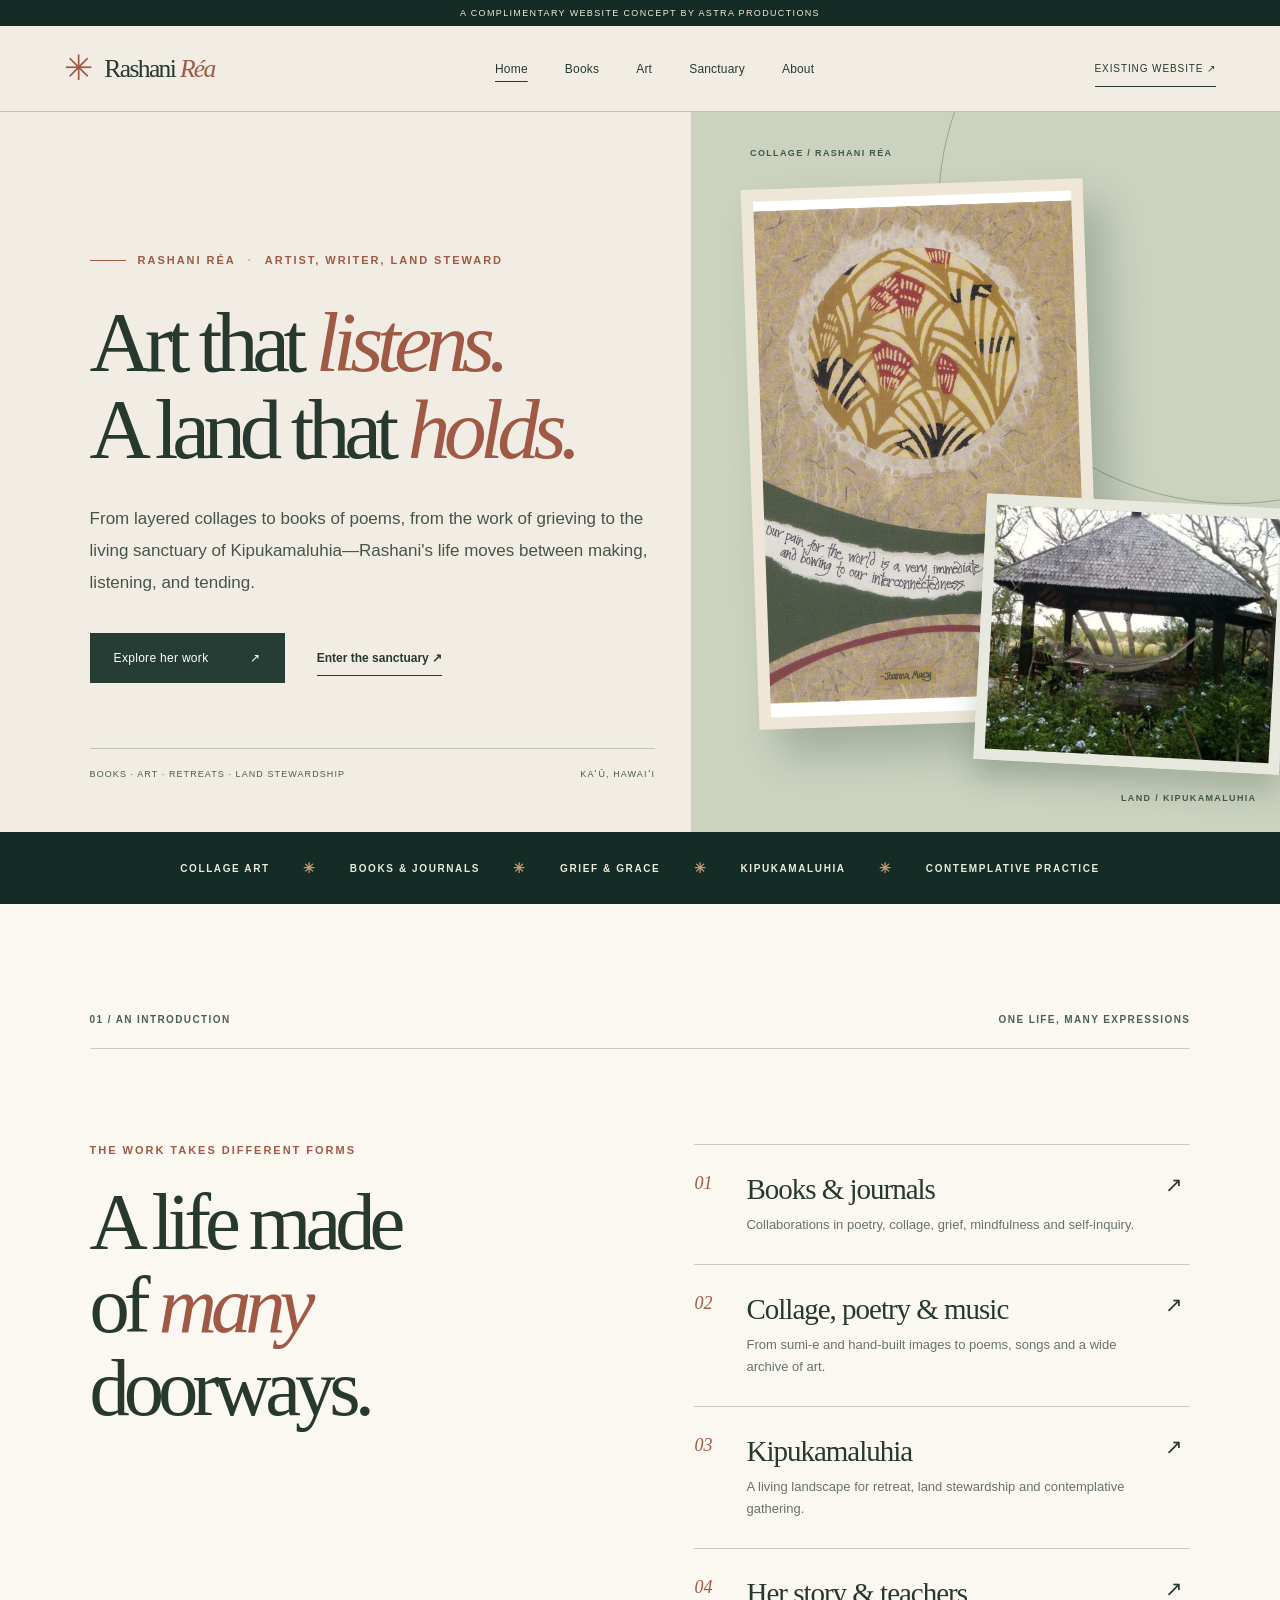
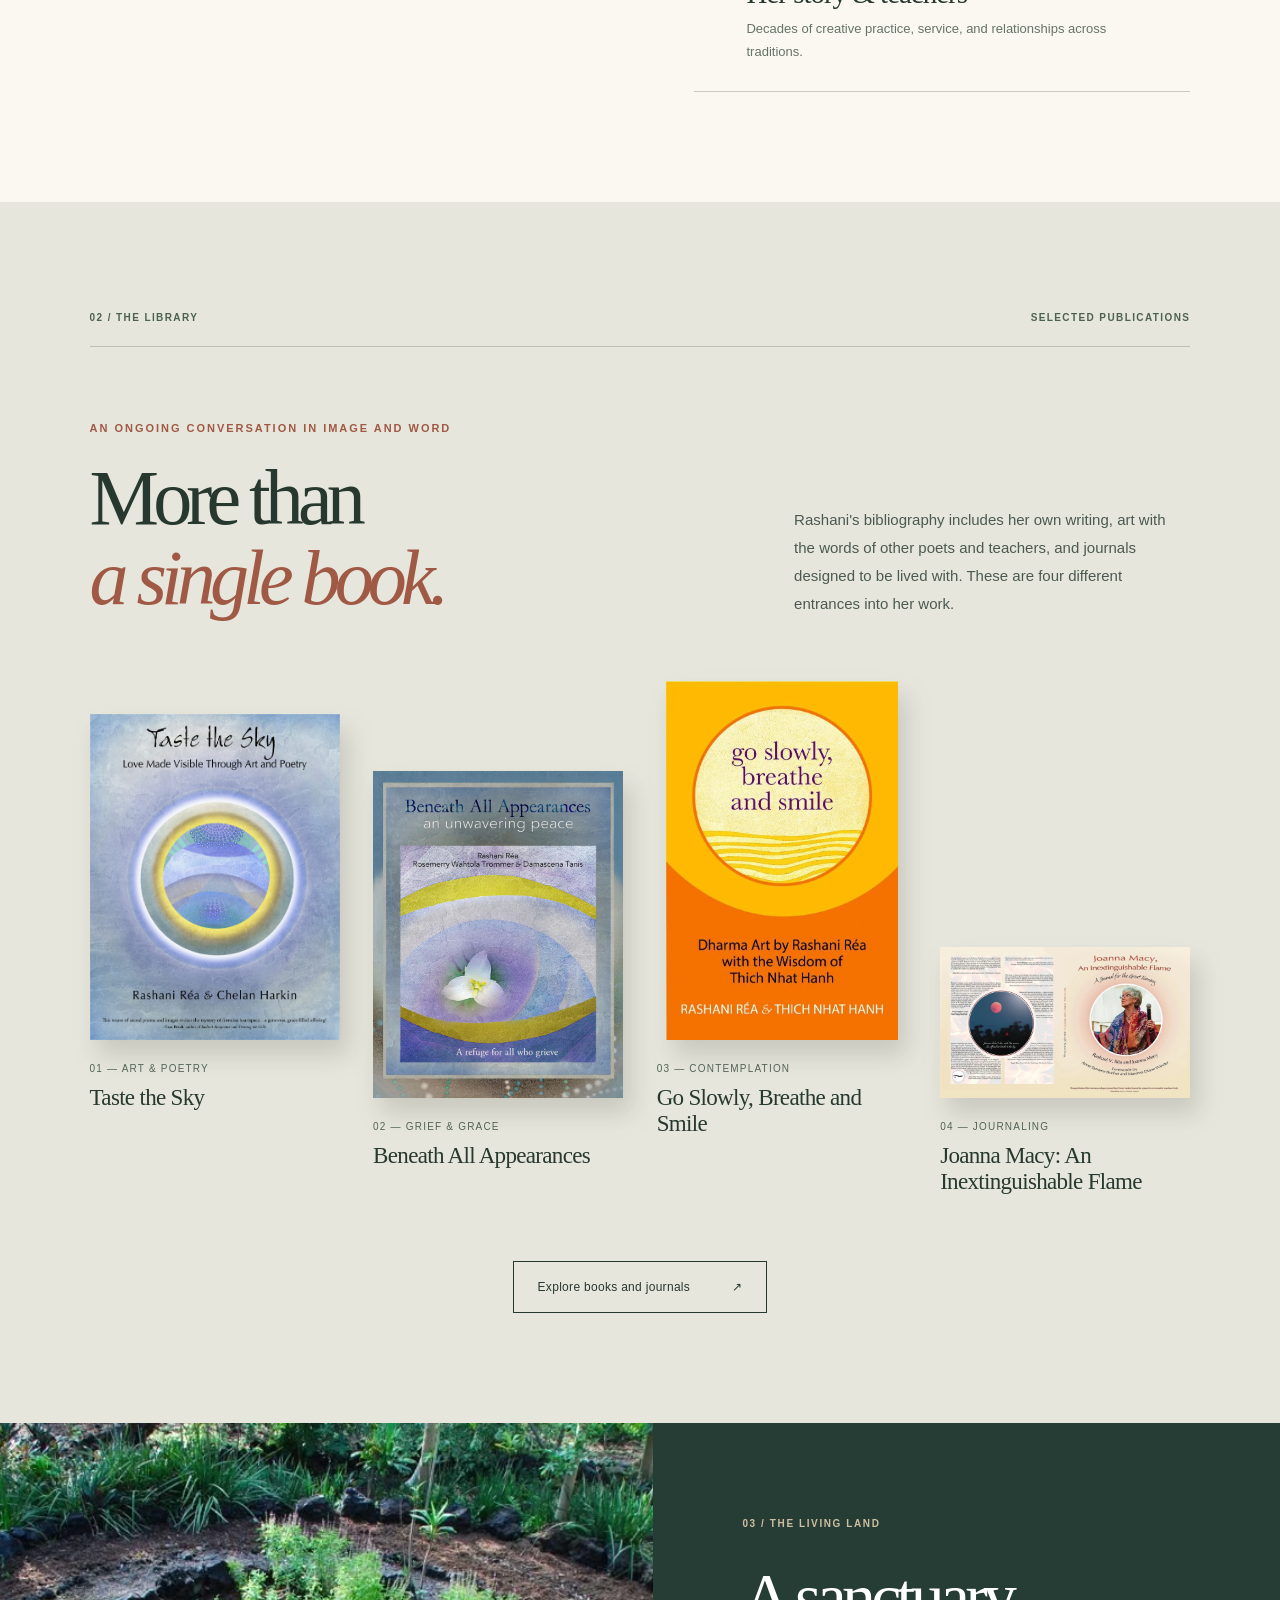
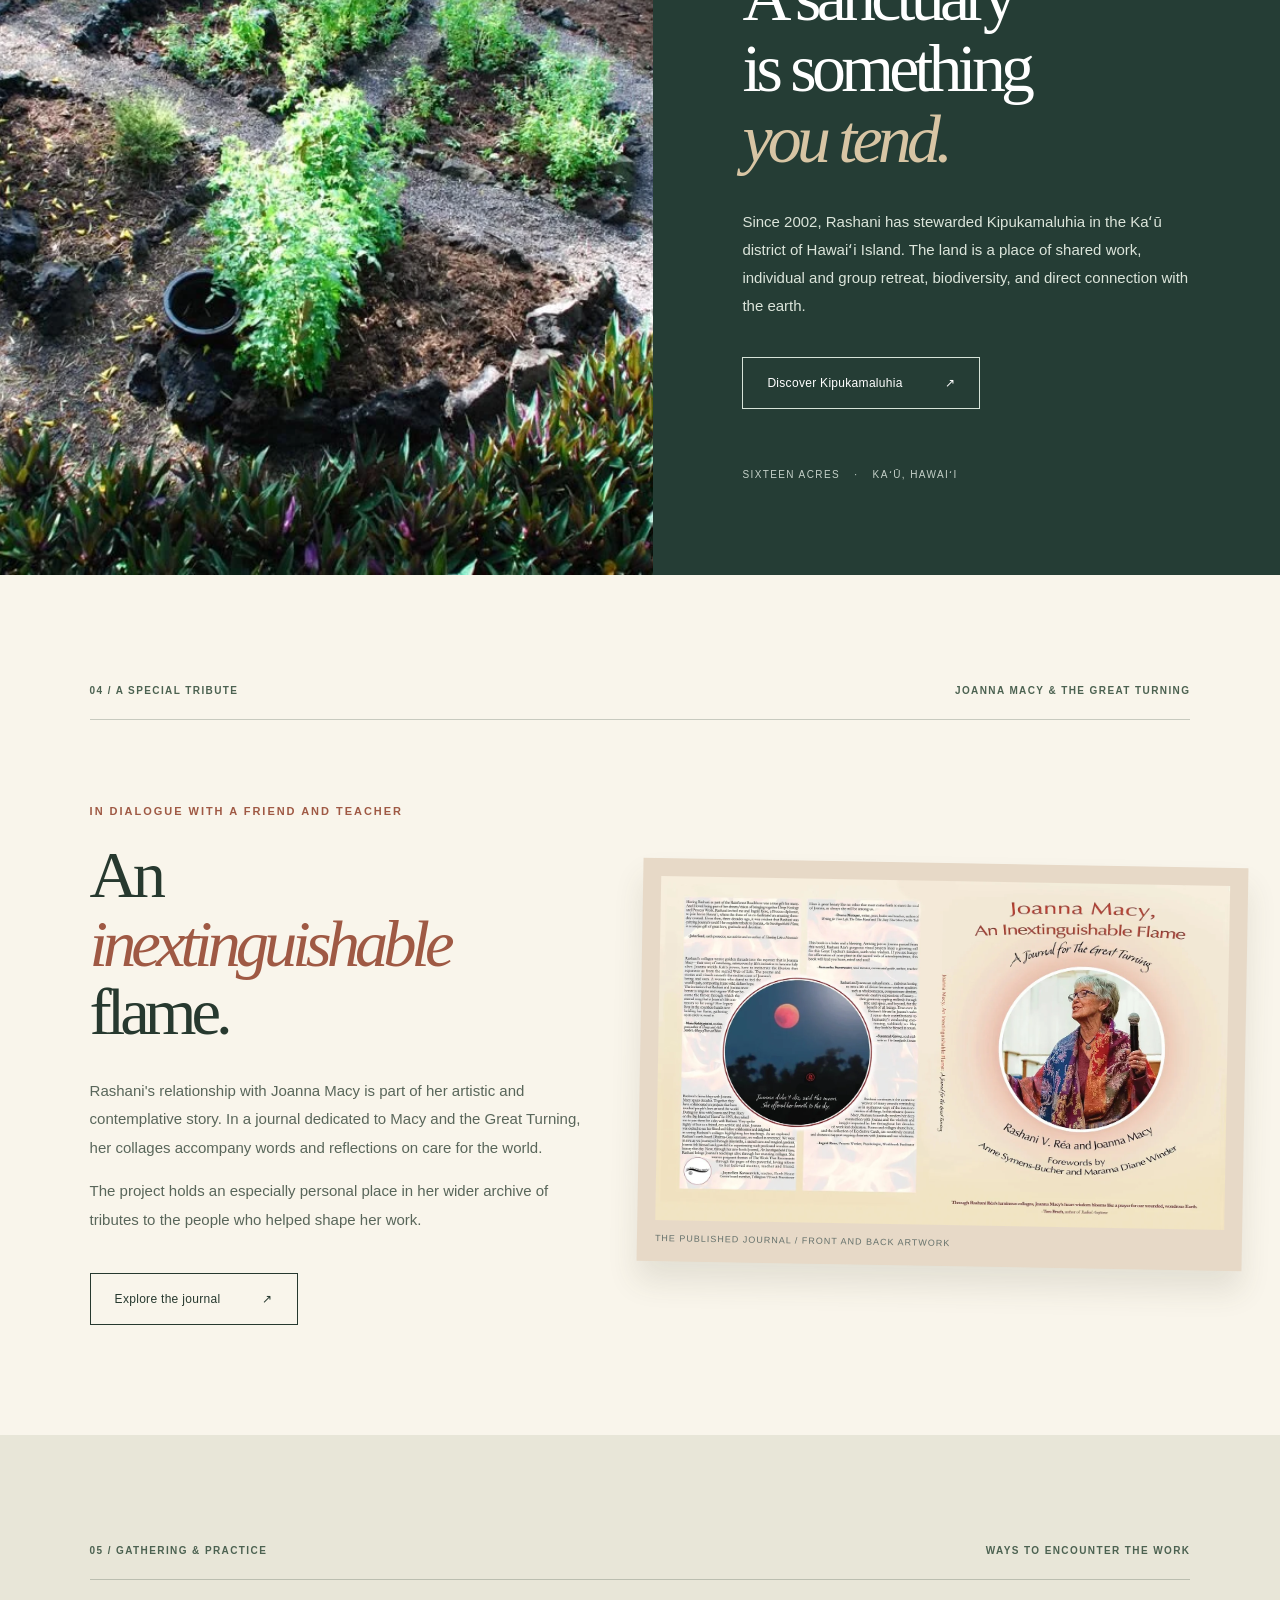
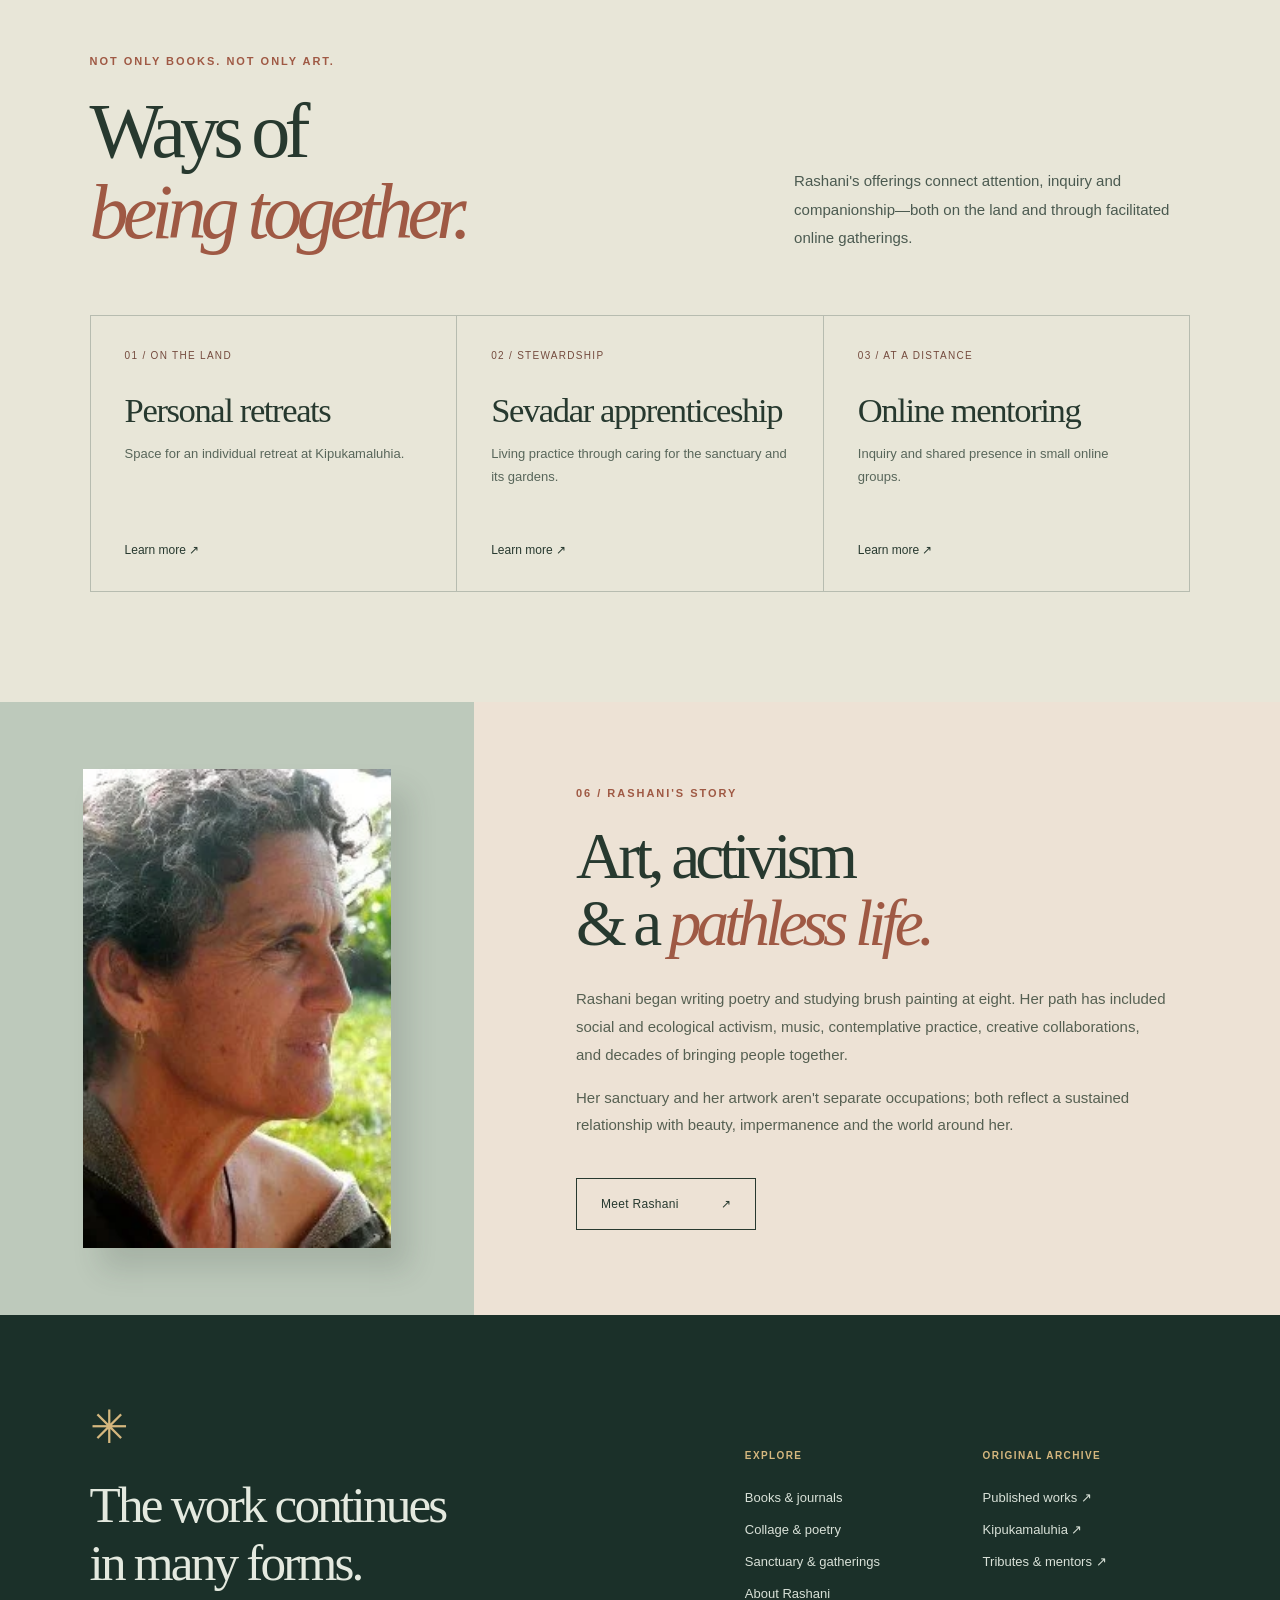
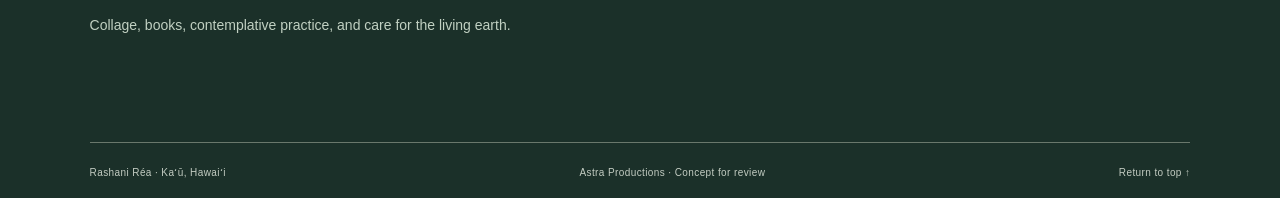
<file: index.html>
<!doctype html><html lang="en"><head><meta charset="utf-8"><meta name="viewport" content="width=device-width,initial-scale=1"><meta name="robots" content="noindex,nofollow,noarchive"><meta name="theme-color" content="#f0ede5"><title>Art, Writing & Kipukamaluhia Sanctuary | Rashani Réa</title><meta name="description" content="Explore Rashani Réa's collage art, books and journals, contemplative practice and her Kipukamaluhia sanctuary in Kaʻū, Hawaiʻi."><meta property="og:type" content="website"><meta property="og:title" content="Art, Writing & Kipukamaluhia Sanctuary | Rashani Réa"><meta property="og:description" content="Explore Rashani Réa's collage art, books and journals, contemplative practice and her Kipukamaluhia sanctuary in Kaʻū, Hawaiʻi."><meta property="og:image" content="https://rashani-website.pages.dev/assets/taste-the-sky-cover.jpg"><link rel="icon" href="assets/favicon.svg" type="image/svg+xml"><link rel="apple-touch-icon" href="assets/apple-touch-icon.png"><link rel="stylesheet" href="styles.css" /></head><body><a class="skip" href="#main">Skip to content</a><div class="preview">A complimentary website concept by Astra Productions</div><header class="header" id="top"><a class="brand" href="index.html" aria-label="Rashani Réa home"><span class="brand-sun" aria-hidden="true">✳</span><span>Rashani <em>Réa</em></span></a><nav class="mainnav" aria-label="Main navigation"><a href="index.html" aria-current="page">Home</a><a href="books.html" >Books</a><a href="art.html" >Art</a><a href="sanctuary.html" >Sanctuary</a><a href="about.html" >About</a></nav><details class="mobile-menu"><summary>Menu <span aria-hidden="true">☰</span></summary><nav aria-label="Mobile navigation"><a href="index.html" aria-current="page">Home</a><a href="books.html" >Books</a><a href="art.html" >Art</a><a href="sanctuary.html" >Sanctuary</a><a href="about.html" >About</a></nav></details><a class="header-action" href="https://www.rashani.com/" target="_blank" rel="noopener noreferrer">Existing website <span aria-hidden="true">↗</span></a></header><main id="main"><section class="hero-home"><div class="hero-copy"><p class="eyebrow"><span class="line-short"></span>Rashani Réa <span class="dot">·</span> Artist, writer, land steward</p><h1>Art that <em>listens.</em><br>A land that <em>holds.</em></h1><p class="hero-desc">From layered collages to books of poems, from the work of grieving to the living sanctuary of Kipukamaluhia—Rashani's life moves between making, listening, and tending.</p><div class="hero-links"><a class="btn-solid" href="books.html">Explore her work<span aria-hidden="true"> ↗</span></a><a class="link-underline" href="sanctuary.html">Enter the sanctuary<span aria-hidden="true"> ↗</span></a></div><div class="hero-footnote"><span>Books · Art · Retreats · Land stewardship</span><span>Kaʻū, Hawaiʻi</span></div></div><div class="hero-media"><div class="hero-work"><img src="assets/rashani-joanna-macy.jpg" alt="Rashani's collage pairing botanical forms with words by Joanna Macy" fetchpriority="high"></div><div class="hero-land"><img src="assets/sanctuary-hale.jpg" alt="Hale Kai, a shelter amid the trees at Kipukamaluhia Sanctuary" fetchpriority="high"></div><span class="media-note note-top">COLLAGE / RASHANI RÉA</span><span class="media-note note-bottom">LAND / KIPUKAMALUHIA</span></div></section>
<div class="ticker" aria-label="Areas of Rashani's work"><span>COLLAGE ART</span><b>✳</b><span>BOOKS & JOURNALS</span><b>✳</b><span>GRIEF & GRACE</span><b>✳</b><span>KIPUKAMALUHIA</span><b>✳</b><span>CONTEMPLATIVE PRACTICE</span></div>
<section class="intro-ways section-pad" aria-labelledby="doors"><div class="section-label"><span>01 / AN INTRODUCTION</span><span>One life, many expressions</span></div><div class="doors-layout"><div class="intro-title"><p class="mini-label">The work takes different forms</p><h2 id="doors">A life made<br>of <em>many</em><br>doorways.</h2></div><div class="intro-doors"><a href="books.html"><span>01</span><div><h3>Books & journals</h3><p>Collaborations in poetry, collage, grief, mindfulness and self-inquiry.</p></div><b aria-hidden="true">↗</b></a><a href="art.html"><span>02</span><div><h3>Collage, poetry & music</h3><p>From sumi-e and hand-built images to poems, songs and a wide archive of art.</p></div><b aria-hidden="true">↗</b></a><a href="sanctuary.html"><span>03</span><div><h3>Kipukamaluhia</h3><p>A living landscape for retreat, land stewardship and contemplative gathering.</p></div><b aria-hidden="true">↗</b></a><a href="about.html"><span>04</span><div><h3>Her story & teachers</h3><p>Decades of creative practice, service, and relationships across traditions.</p></div><b aria-hidden="true">↗</b></a></div></div></section>
<section class="feature-library section-pad" aria-labelledby="feature-books"><div class="section-label"><span>02 / THE LIBRARY</span><span>Selected publications</span></div><div class="section-heading"><div><p class="mini-label">An ongoing conversation in image and word</p><h2 id="feature-books">More than<br><em>a single book.</em></h2></div><p>Rashani's bibliography includes her own writing, art with the words of other poets and teachers, and journals designed to be lived with. These are four different entrances into her work.</p></div><div class="book-display"><a class="feature-book" href="books.html"><img src="assets/taste-the-sky-cover.jpg" alt="Taste the Sky cover" loading="lazy"><span>01 — Art & poetry</span><strong>Taste the Sky</strong></a><a class="feature-book rise" href="books.html"><img src="assets/book-beneath.jpg" alt="Beneath All Appearances cover" loading="lazy"><span>02 — Grief & grace</span><strong>Beneath All Appearances</strong></a><a class="feature-book" href="books.html"><img src="assets/book-go-slowly.jpg" alt="Go Slowly, Breathe and Smile cover" loading="lazy"><span>03 — Contemplation</span><strong>Go Slowly, Breathe and Smile</strong></a><a class="feature-book rise" href="books.html#journals"><img src="assets/book-joanna-journal.jpg" alt="Cover and reverse of Joanna Macy, An Inextinguishable Flame" loading="lazy"><span>04 — Journaling</span><strong>Joanna Macy: An Inextinguishable Flame</strong></a></div><div class="section-end"><a class="btn-outline" href="books.html">Explore books and journals<span aria-hidden="true"> ↗</span></a></div></section>
<section class="sanctuary-panel" aria-labelledby="sanctuary-teaser"><div class="sanctuary-photo"><img src="assets/sanctuary-garden.jpg" loading="lazy" alt="The curved stone-edged gardens at Kipukamaluhia Sanctuary"></div><div class="sanctuary-teaser"><span class="small-light">03 / THE LIVING LAND</span><h2 id="sanctuary-teaser">A sanctuary<br>is something<br><em>you tend.</em></h2><p>Since 2002, Rashani has stewarded Kipukamaluhia in the Kaʻū district of Hawaiʻi Island. The land is a place of shared work, individual and group retreat, biodiversity, and direct connection with the earth.</p><a class="light-button" href="sanctuary.html">Discover Kipukamaluhia<span aria-hidden="true"> ↗</span></a><div class="land-detail">SIXTEEN ACRES <span>·</span> KAʻŪ, HAWAIʻI</div></div></section>
<section class="joanna-section section-pad" aria-labelledby="joanna-title"><div class="section-label"><span>04 / A SPECIAL TRIBUTE</span><span>Joanna Macy & the Great Turning</span></div><div class="joanna-layout"><div class="joanna-copy"><p class="mini-label">In dialogue with a friend and teacher</p><h2 id="joanna-title">An<br><em>inextinguishable</em><br>flame.</h2><p>Rashani's relationship with Joanna Macy is part of her artistic and contemplative story. In a journal dedicated to Macy and the Great Turning, her collages accompany words and reflections on care for the world.</p><p>The project holds an especially personal place in her wider archive of tributes to the people who helped shape her work.</p><a class="btn-outline" href="books.html#joanna">Explore the journal<span aria-hidden="true"> ↗</span></a></div><div class="joanna-spread"><img src="assets/book-joanna-journal.jpg" alt="Full wraparound artwork for Joanna Macy: An Inextinguishable Flame, showing Joanna Macy's portrait and moonlit imagery" loading="lazy"><span>THE PUBLISHED JOURNAL / FRONT AND BACK ARTWORK</span></div></div></section>
<section class="gather-section section-pad"><div class="section-label"><span>05 / GATHERING & PRACTICE</span><span>Ways to encounter the work</span></div><div class="section-heading"><div><p class="mini-label">Not only books. Not only art.</p><h2>Ways of<br><em>being together.</em></h2></div><p>Rashani's offerings connect attention, inquiry and companionship—both on the land and through facilitated online gatherings.</p></div><div class="offerings"><a href="sanctuary.html#personal"><span>01 / ON THE LAND</span><h3>Personal retreats</h3><p>Space for an individual retreat at Kipukamaluhia.</p><b>Learn more ↗</b></a><a href="sanctuary.html#apprenticeship"><span>02 / STEWARDSHIP</span><h3>Sevadar apprenticeship</h3><p>Living practice through caring for the sanctuary and its gardens.</p><b>Learn more ↗</b></a><a href="sanctuary.html#online"><span>03 / AT A DISTANCE</span><h3>Online mentoring</h3><p>Inquiry and shared presence in small online groups.</p><b>Learn more ↗</b></a></div></section>
<section class="person-section"><div class="person-photo"><img src="assets/portrait.jpg" alt="Portrait of Rashani Réa from her official biography" loading="lazy"></div><div class="person-copy"><p class="mini-label">06 / RASHANI'S STORY</p><h2>Art, activism<br>& a <em>pathless life.</em></h2><p>Rashani began writing poetry and studying brush painting at eight. Her path has included social and ecological activism, music, contemplative practice, creative collaborations, and decades of bringing people together.</p><p>Her sanctuary and her artwork aren't separate occupations; both reflect a sustained relationship with beauty, impermanence and the world around her.</p><a class="btn-outline" href="about.html">Meet Rashani<span aria-hidden="true"> ↗</span></a></div></section></main><footer class="footer"><div class="footer-top"><div><span class="footer-symbol" aria-hidden="true">✳</span><h2>The work continues<br>in many forms.</h2><p>Collage, books, contemplative practice, and care for the living earth.</p></div><div class="footer-links"><div><strong>Explore</strong><a href="books.html">Books & journals</a><a href="art.html">Collage & poetry</a><a href="sanctuary.html">Sanctuary & gatherings</a><a href="about.html">About Rashani</a></div><div><strong>Original archive</strong><a href="https://www.rashani.com/recent-books" target="_blank" rel="noopener noreferrer">Published works ↗</a><a href="https://www.rashani.com/kipukamaluhia" target="_blank" rel="noopener noreferrer">Kipukamaluhia ↗</a><a href="https://www.rashani.com/about/homage-to-my-family-mentors-friends" target="_blank" rel="noopener noreferrer">Tributes & mentors ↗</a></div></div></div><div class="footer-bottom"><span>Rashani Réa · Kaʻū, Hawaiʻi</span><span>Astra Productions · Concept for review</span><a href="#top">Return to top ↑</a></div></footer><script src="main.js" defer></script></body></html>
</file>
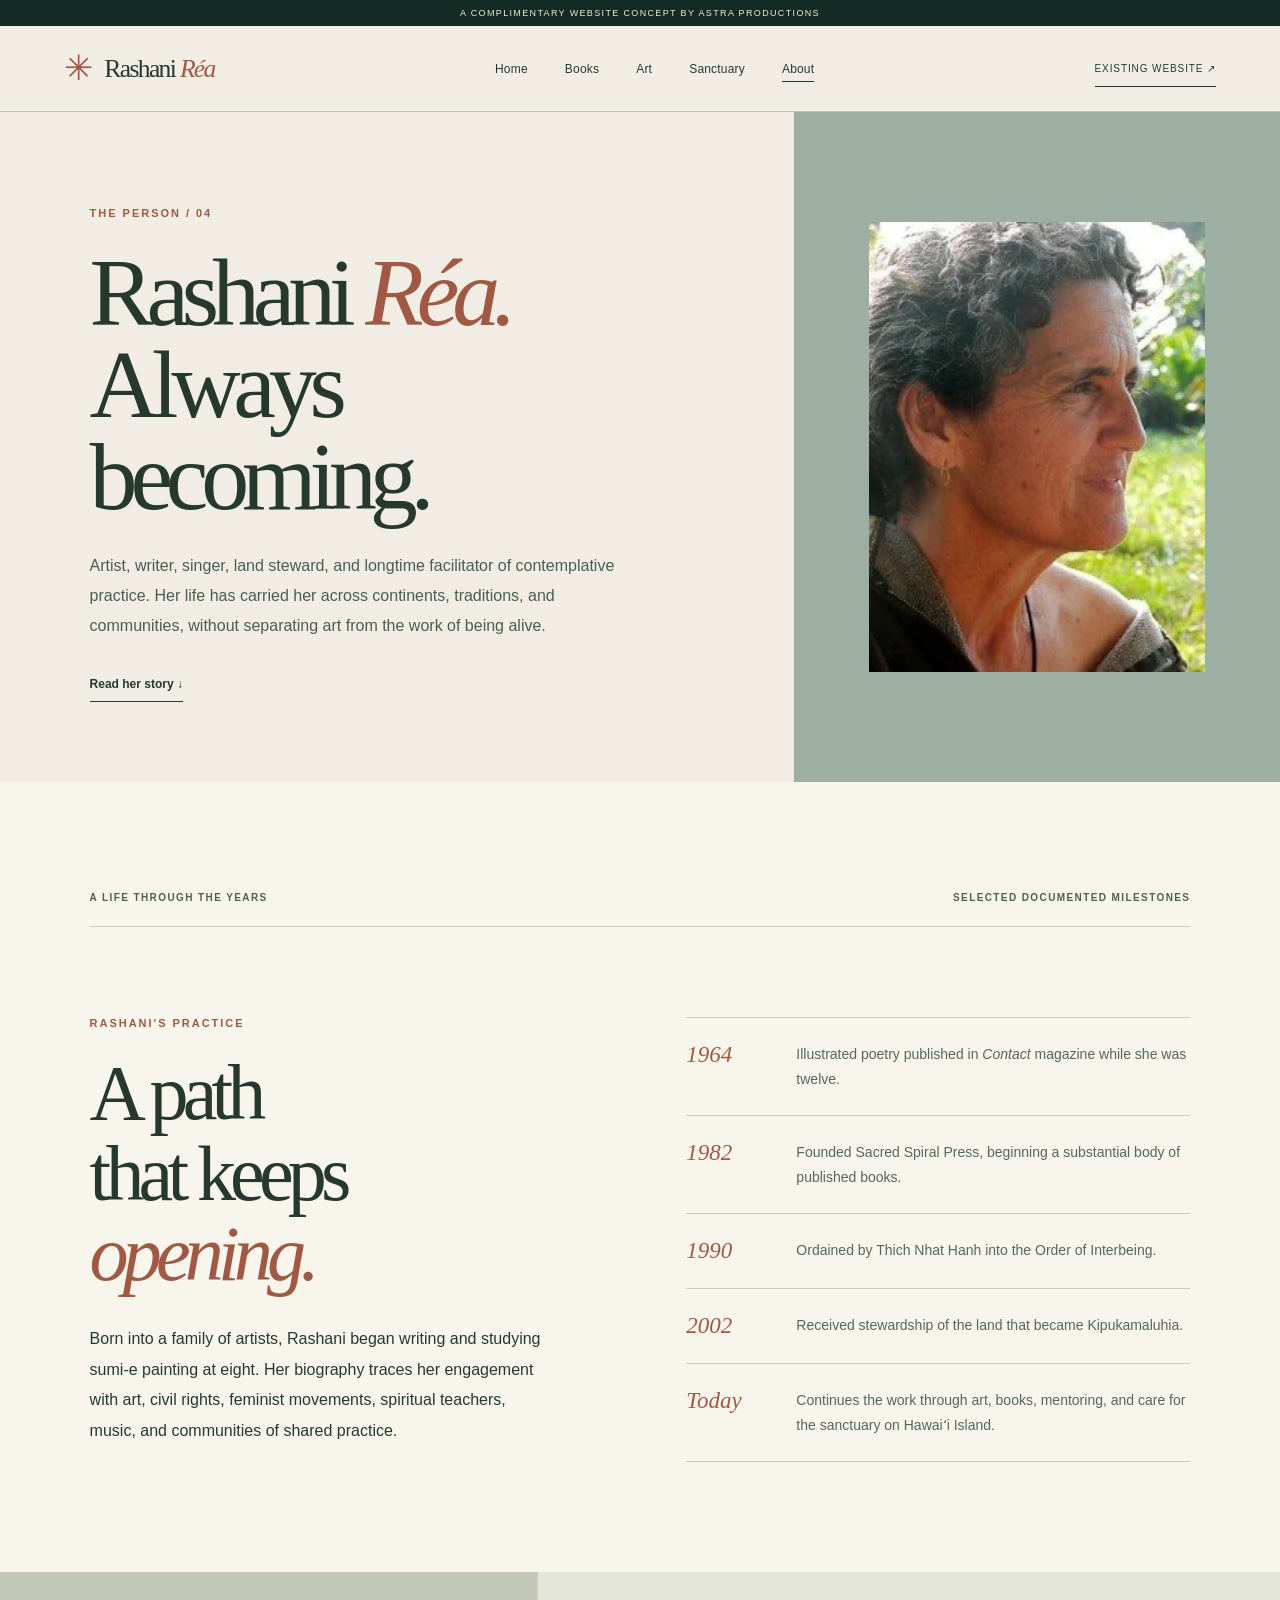
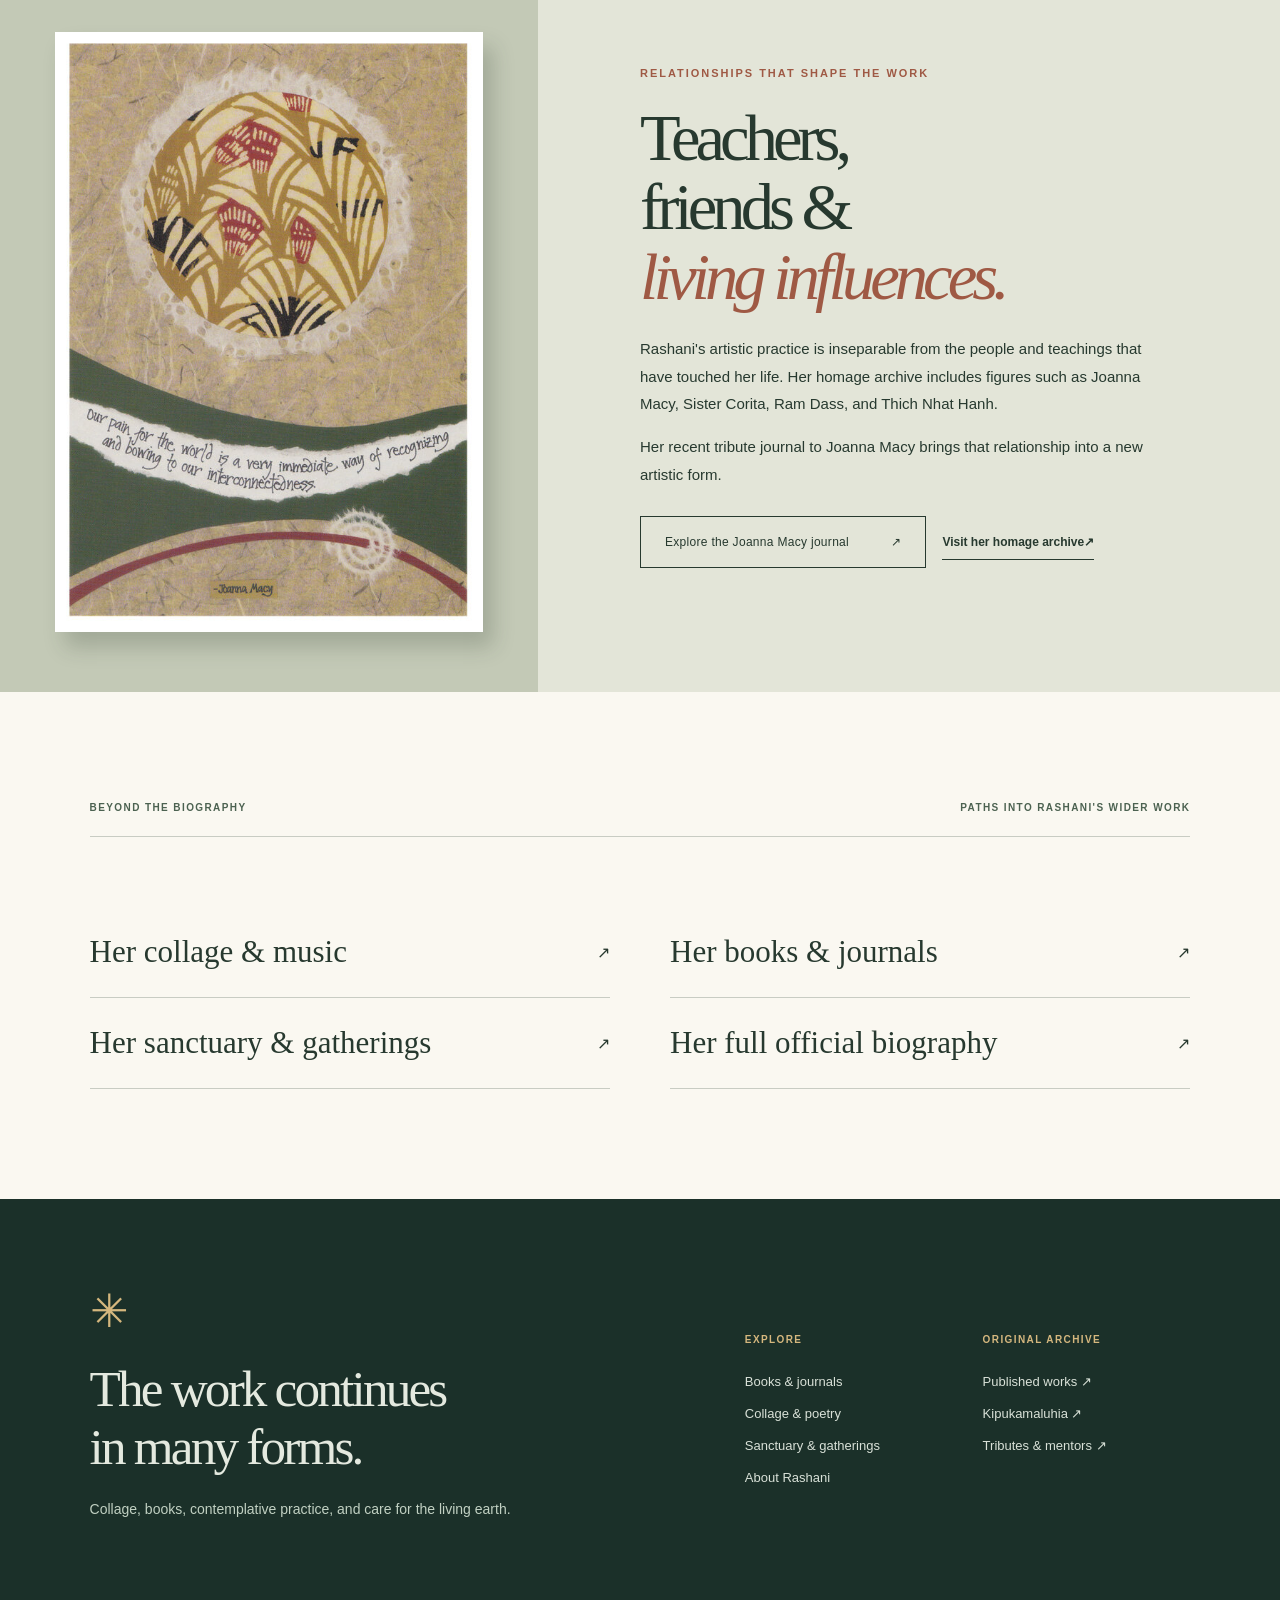
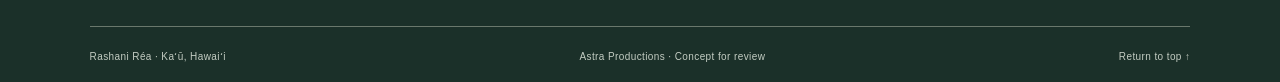
<file: about.html>
<!doctype html><html lang="en"><head><meta charset="utf-8"><meta name="viewport" content="width=device-width,initial-scale=1"><meta name="robots" content="noindex,nofollow,noarchive"><meta name="theme-color" content="#f0ede5"><title>About Rashani Réa | Rashani Réa</title><meta name="description" content="Read about the life and artistic practice of Rashani Réa: collage, community, contemplative inquiry and stewardship of Kipukamaluhia."><meta property="og:type" content="website"><meta property="og:title" content="About Rashani Réa | Rashani Réa"><meta property="og:description" content="Read about the life and artistic practice of Rashani Réa: collage, community, contemplative inquiry and stewardship of Kipukamaluhia."><meta property="og:image" content="https://rashani-website.pages.dev/assets/taste-the-sky-cover.jpg"><link rel="icon" href="assets/favicon.svg" type="image/svg+xml"><link rel="apple-touch-icon" href="assets/apple-touch-icon.png"><link rel="stylesheet" href="styles.css" /></head><body><a class="skip" href="#main">Skip to content</a><div class="preview">A complimentary website concept by Astra Productions</div><header class="header" id="top"><a class="brand" href="index.html" aria-label="Rashani Réa home"><span class="brand-sun" aria-hidden="true">✳</span><span>Rashani <em>Réa</em></span></a><nav class="mainnav" aria-label="Main navigation"><a href="index.html" >Home</a><a href="books.html" >Books</a><a href="art.html" >Art</a><a href="sanctuary.html" >Sanctuary</a><a href="about.html" aria-current="page">About</a></nav><details class="mobile-menu"><summary>Menu <span aria-hidden="true">☰</span></summary><nav aria-label="Mobile navigation"><a href="index.html" >Home</a><a href="books.html" >Books</a><a href="art.html" >Art</a><a href="sanctuary.html" >Sanctuary</a><a href="about.html" aria-current="page">About</a></nav></details><a class="header-action" href="https://www.rashani.com/" target="_blank" rel="noopener noreferrer">Existing website <span aria-hidden="true">↗</span></a></header><main id="main"><section class="subhero subhero-about"><div class="subhero-copy"><span class="eyebrow">THE PERSON / 04</span><h1>Rashani <em>Réa.</em><br>Always<br>becoming.</h1><p>Artist, writer, singer, land steward, and longtime facilitator of contemplative practice. Her life has carried her across continents, traditions, and communities, without separating art from the work of being alive.</p><a class="link-underline" href="#story">Read her story ↓</a></div><img src="assets/portrait.jpg" alt="Portrait of Rashani Réa" loading="eager"></section><section class="section-pad story-section" id="story"><div class="section-label"><span>A LIFE THROUGH THE YEARS</span><span>Selected documented milestones</span></div><div class="story-grid"><div><p class="mini-label">RASHANI'S PRACTICE</p><h2>A path<br>that keeps<br><em>opening.</em></h2><p>Born into a family of artists, Rashani began writing and studying sumi-e painting at eight. Her biography traces her engagement with art, civil rights, feminist movements, spiritual teachers, music, and communities of shared practice.</p></div><div class="timeline"><div><span>1964</span><p>Illustrated poetry published in <cite>Contact</cite> magazine while she was twelve.</p></div><div><span>1982</span><p>Founded Sacred Spiral Press, beginning a substantial body of published books.</p></div><div><span>1990</span><p>Ordained by Thich Nhat Hanh into the Order of Interbeing.</p></div><div><span>2002</span><p>Received stewardship of the land that became Kipukamaluhia.</p></div><div><span>Today</span><p>Continues the work through art, books, mentoring, and care for the sanctuary on Hawaiʻi Island.</p></div></div></div></section><section class="about-tribute"><div class="tribute-image"><img src="assets/rashani-joanna-macy.jpg" alt="Rashani's collage with Joanna Macy's words" loading="lazy"></div><div><p class="mini-label">RELATIONSHIPS THAT SHAPE THE WORK</p><h2>Teachers,<br>friends &<br><em>living influences.</em></h2><p>Rashani's artistic practice is inseparable from the people and teachings that have touched her life. Her homage archive includes figures such as Joanna Macy, Sister Corita, Ram Dass, and Thich Nhat Hanh.</p><p>Her recent tribute journal to Joanna Macy brings that relationship into a new artistic form.</p><a class="btn-outline" href="books.html#joanna">Explore the Joanna Macy journal<span aria-hidden="true"> ↗</span></a><a class="text-link" href="https://www.rashani.com/about/homage-to-my-family-mentors-friends">Visit her homage archive<span aria-hidden="true"> ↗</span></a></div></section><section class="section-pad about-more"><div class="section-label"><span>BEYOND THE BIOGRAPHY</span><span>Paths into Rashani's wider work</span></div><div class="more-nav"><a href="art.html">Her collage & music <span>↗</span></a><a href="books.html">Her books & journals <span>↗</span></a><a href="sanctuary.html">Her sanctuary & gatherings <span>↗</span></a><a href="https://www.rashani.com/about/rashani-rea-bio">Her full official biography <span>↗</span></a></div></section></main><footer class="footer"><div class="footer-top"><div><span class="footer-symbol" aria-hidden="true">✳</span><h2>The work continues<br>in many forms.</h2><p>Collage, books, contemplative practice, and care for the living earth.</p></div><div class="footer-links"><div><strong>Explore</strong><a href="books.html">Books & journals</a><a href="art.html">Collage & poetry</a><a href="sanctuary.html">Sanctuary & gatherings</a><a href="about.html">About Rashani</a></div><div><strong>Original archive</strong><a href="https://www.rashani.com/recent-books" target="_blank" rel="noopener noreferrer">Published works ↗</a><a href="https://www.rashani.com/kipukamaluhia" target="_blank" rel="noopener noreferrer">Kipukamaluhia ↗</a><a href="https://www.rashani.com/about/homage-to-my-family-mentors-friends" target="_blank" rel="noopener noreferrer">Tributes & mentors ↗</a></div></div></div><div class="footer-bottom"><span>Rashani Réa · Kaʻū, Hawaiʻi</span><span>Astra Productions · Concept for review</span><a href="#top">Return to top ↑</a></div></footer><script src="main.js" defer></script></body></html>
</file>
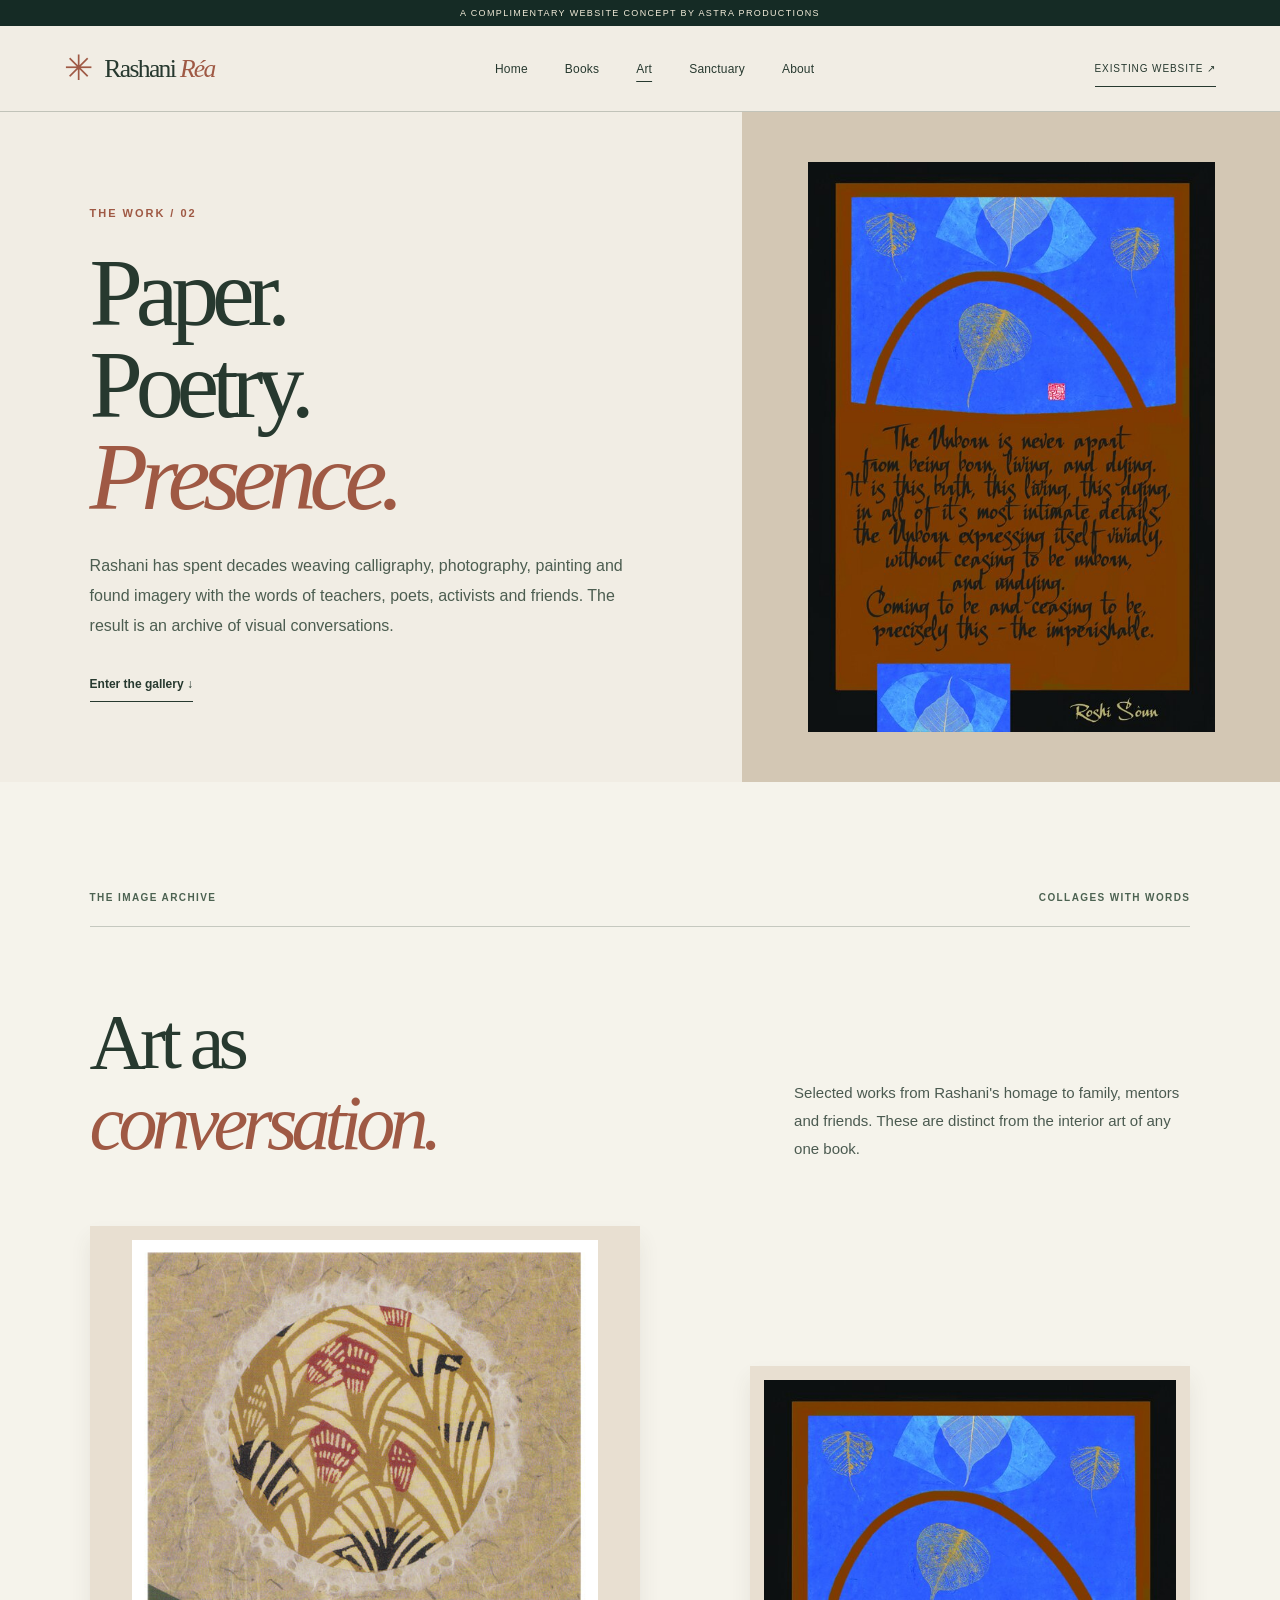
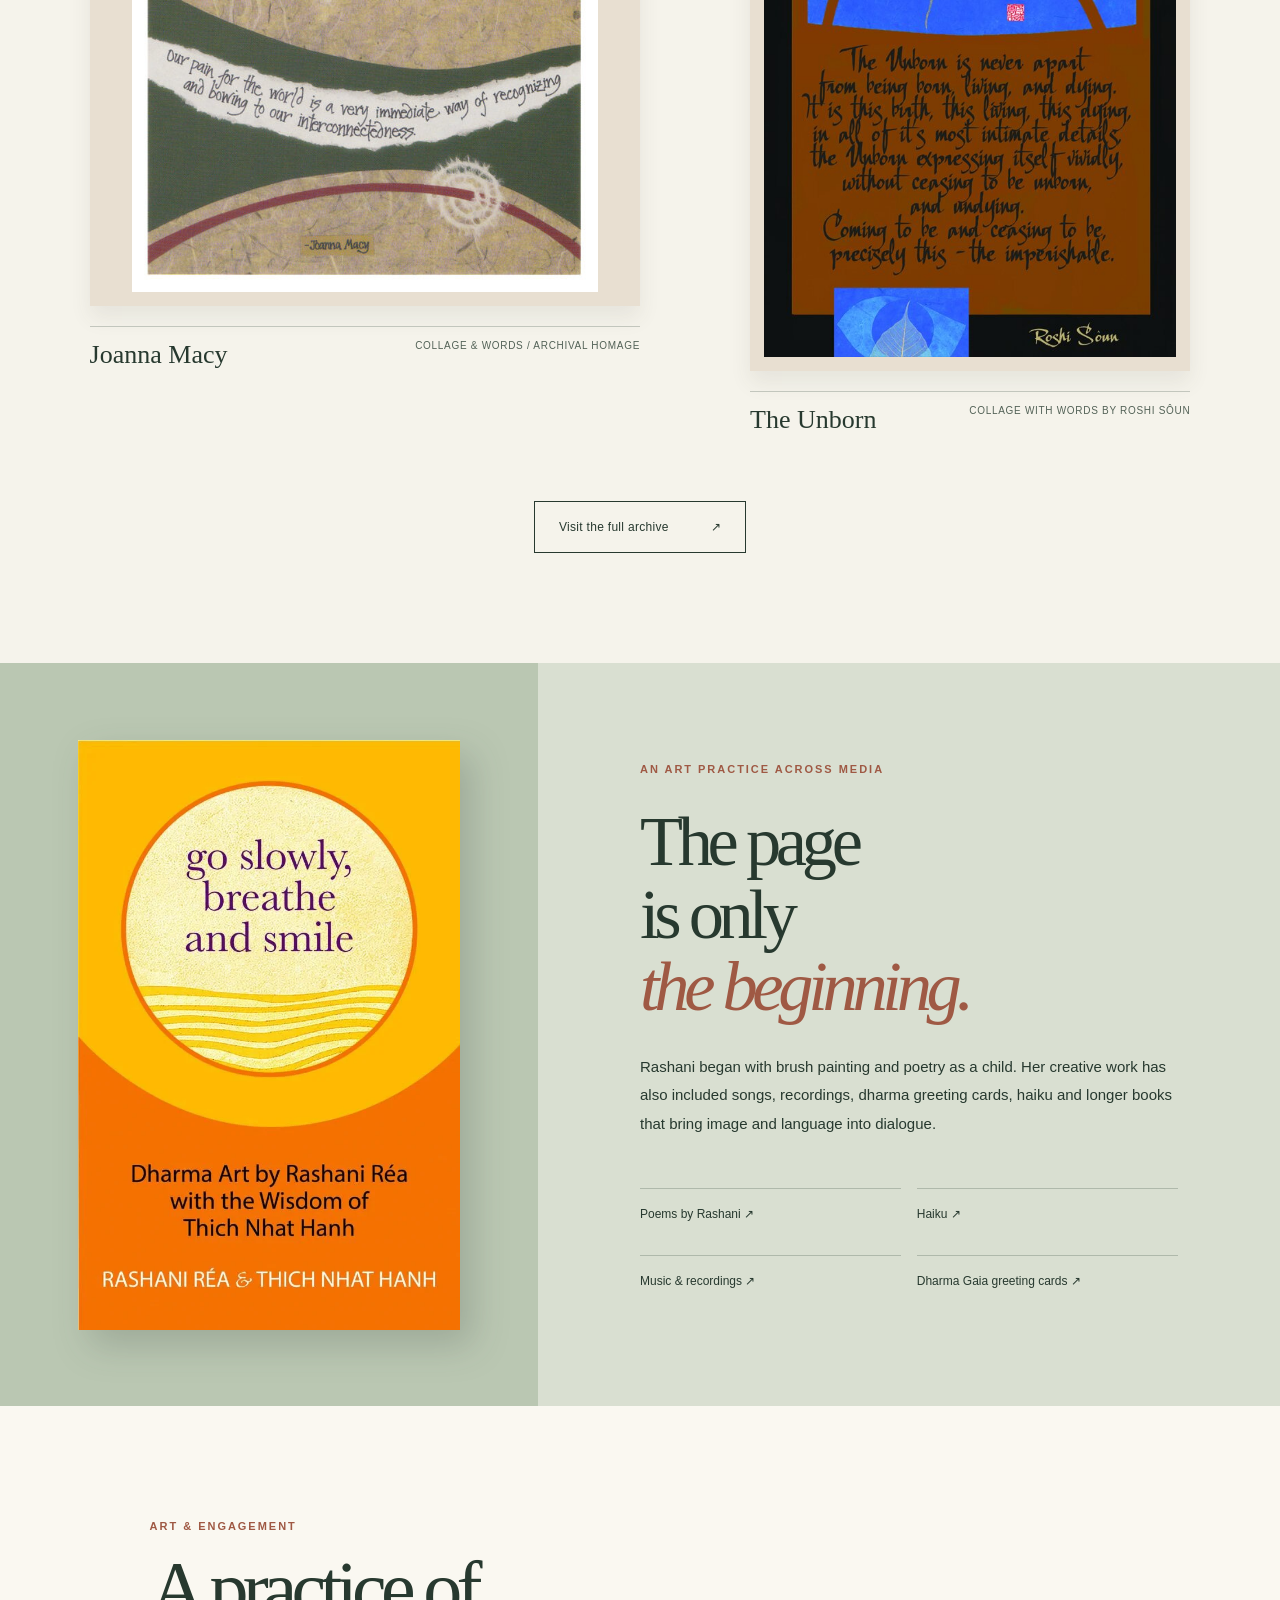
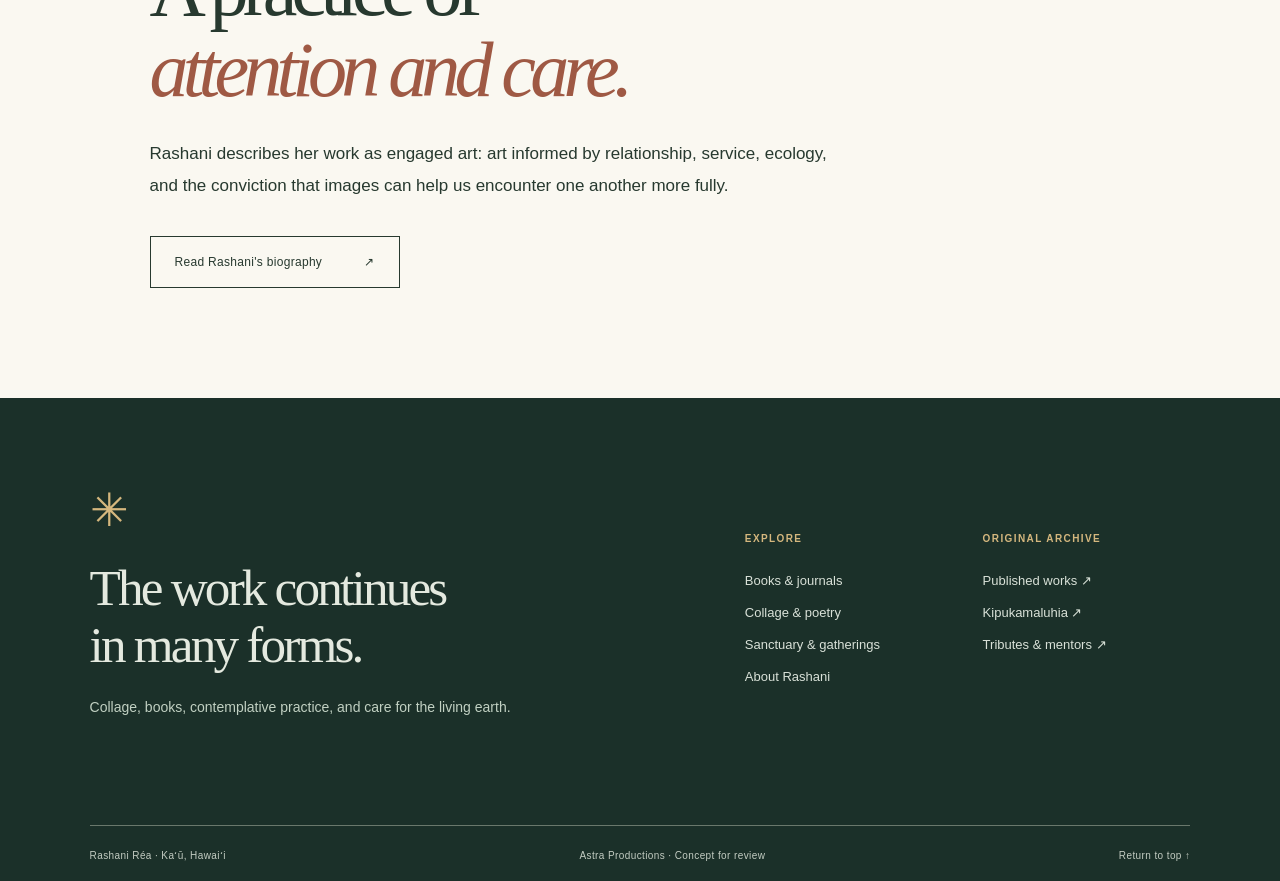
<file: art.html>
<!doctype html><html lang="en"><head><meta charset="utf-8"><meta name="viewport" content="width=device-width,initial-scale=1"><meta name="robots" content="noindex,nofollow,noarchive"><meta name="theme-color" content="#f0ede5"><title>Collage, Poetry & Music | Rashani Réa</title><meta name="description" content="Explore Rashani Réa's collage art, poetry, music, calligraphy, and artistic archive inspired by teachers, family and friends."><meta property="og:type" content="website"><meta property="og:title" content="Collage, Poetry & Music | Rashani Réa"><meta property="og:description" content="Explore Rashani Réa's collage art, poetry, music, calligraphy, and artistic archive inspired by teachers, family and friends."><meta property="og:image" content="https://rashani-website.pages.dev/assets/taste-the-sky-cover.jpg"><link rel="icon" href="assets/favicon.svg" type="image/svg+xml"><link rel="apple-touch-icon" href="assets/apple-touch-icon.png"><link rel="stylesheet" href="styles.css" /></head><body><a class="skip" href="#main">Skip to content</a><div class="preview">A complimentary website concept by Astra Productions</div><header class="header" id="top"><a class="brand" href="index.html" aria-label="Rashani Réa home"><span class="brand-sun" aria-hidden="true">✳</span><span>Rashani <em>Réa</em></span></a><nav class="mainnav" aria-label="Main navigation"><a href="index.html" >Home</a><a href="books.html" >Books</a><a href="art.html" aria-current="page">Art</a><a href="sanctuary.html" >Sanctuary</a><a href="about.html" >About</a></nav><details class="mobile-menu"><summary>Menu <span aria-hidden="true">☰</span></summary><nav aria-label="Mobile navigation"><a href="index.html" >Home</a><a href="books.html" >Books</a><a href="art.html" aria-current="page">Art</a><a href="sanctuary.html" >Sanctuary</a><a href="about.html" >About</a></nav></details><a class="header-action" href="https://www.rashani.com/" target="_blank" rel="noopener noreferrer">Existing website <span aria-hidden="true">↗</span></a></header><main id="main"><section class="subhero subhero-art"><div class="subhero-copy"><span class="eyebrow">THE WORK / 02</span><h1>Paper.<br>Poetry.<br><em>Presence.</em></h1><p>Rashani has spent decades weaving calligraphy, photography, painting and found imagery with the words of teachers, poets, activists and friends. The result is an archive of visual conversations.</p><a class="link-underline" href="#gallery">Enter the gallery ↓</a></div><img src="assets/rashani-the-unborn.jpg" alt="Collage artwork The Unborn from Rashani's tribute archive" loading="eager"></section><section class="section-pad art-gallery" id="gallery"><div class="section-label"><span>THE IMAGE ARCHIVE</span><span>Collages with words</span></div><div class="section-heading"><div><h2>Art as<br><em>conversation.</em></h2></div><p>Selected works from Rashani's homage to family, mentors and friends. These are distinct from the interior art of any one book.</p></div><div class="art-mosaic"><figure class="art-main"><img src="assets/rashani-joanna-macy.jpg" alt="A Rashani collage with a botanical circle and words by Joanna Macy" loading="lazy"><figcaption><strong>Joanna Macy</strong><span>Collage & words / archival homage</span></figcaption></figure><figure class="art-secondary"><img src="assets/rashani-the-unborn.jpg" alt="Blue botanical collage with words by Roshi Sôun" loading="lazy"><figcaption><strong>The Unborn</strong><span>Collage with words by Roshi Sôun</span></figcaption></figure></div><div class="section-end"><a class="btn-outline" href="https://www.rashani.com/about/homage-to-my-family-mentors-friends">Visit the full archive<span aria-hidden="true"> ↗</span></a></div></section><section class="art-practice"><div class="art-practice-photo"><img src="assets/book-go-slowly.jpg" alt="Go Slowly, Breathe and Smile cover featuring Rashani's dharma art" loading="lazy"></div><div class="art-practice-text"><p class="mini-label">AN ART PRACTICE ACROSS MEDIA</p><h2>The page<br>is only<br><em>the beginning.</em></h2><p>Rashani began with brush painting and poetry as a child. Her creative work has also included songs, recordings, dharma greeting cards, haiku and longer books that bring image and language into dialogue.</p><div class="art-directory"><a href="https://www.rashani.com/arts/poems/poems-by-rashani">Poems by Rashani ↗</a><a href="https://www.rashani.com/arts/poems/haikus-by-rashani">Haiku ↗</a><a href="https://www.rashani.com/arts/music">Music & recordings ↗</a><a href="https://www.rashani.com/dharma-gaia-greeting-cards">Dharma Gaia greeting cards ↗</a></div></div></section><section class="section-pad small-essay"><span class="mini-label">ART & ENGAGEMENT</span><h2>A practice of<br><em>attention and care.</em></h2><p>Rashani describes her work as engaged art: art informed by relationship, service, ecology, and the conviction that images can help us encounter one another more fully.</p><a class="btn-outline" href="about.html">Read Rashani's biography<span aria-hidden="true"> ↗</span></a></section></main><footer class="footer"><div class="footer-top"><div><span class="footer-symbol" aria-hidden="true">✳</span><h2>The work continues<br>in many forms.</h2><p>Collage, books, contemplative practice, and care for the living earth.</p></div><div class="footer-links"><div><strong>Explore</strong><a href="books.html">Books & journals</a><a href="art.html">Collage & poetry</a><a href="sanctuary.html">Sanctuary & gatherings</a><a href="about.html">About Rashani</a></div><div><strong>Original archive</strong><a href="https://www.rashani.com/recent-books" target="_blank" rel="noopener noreferrer">Published works ↗</a><a href="https://www.rashani.com/kipukamaluhia" target="_blank" rel="noopener noreferrer">Kipukamaluhia ↗</a><a href="https://www.rashani.com/about/homage-to-my-family-mentors-friends" target="_blank" rel="noopener noreferrer">Tributes & mentors ↗</a></div></div></div><div class="footer-bottom"><span>Rashani Réa · Kaʻū, Hawaiʻi</span><span>Astra Productions · Concept for review</span><a href="#top">Return to top ↑</a></div></footer><script src="main.js" defer></script></body></html>
</file>
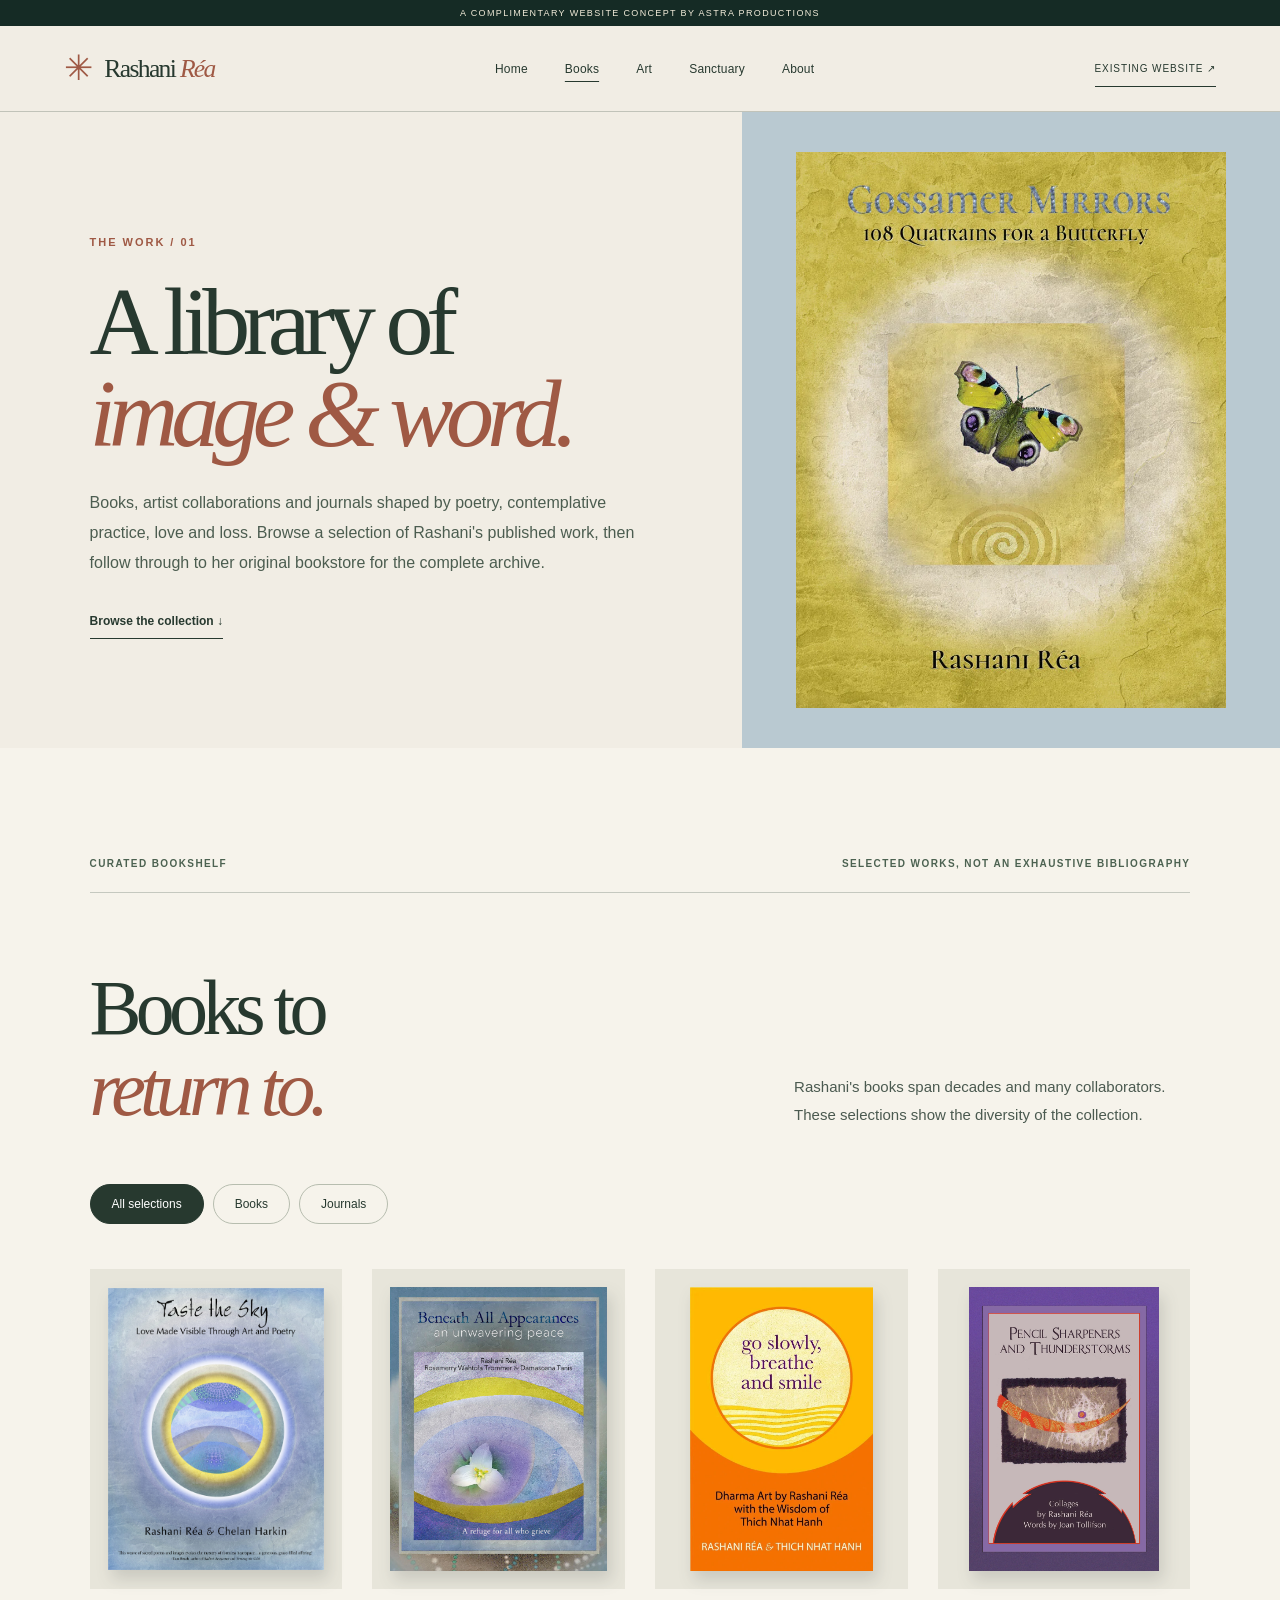
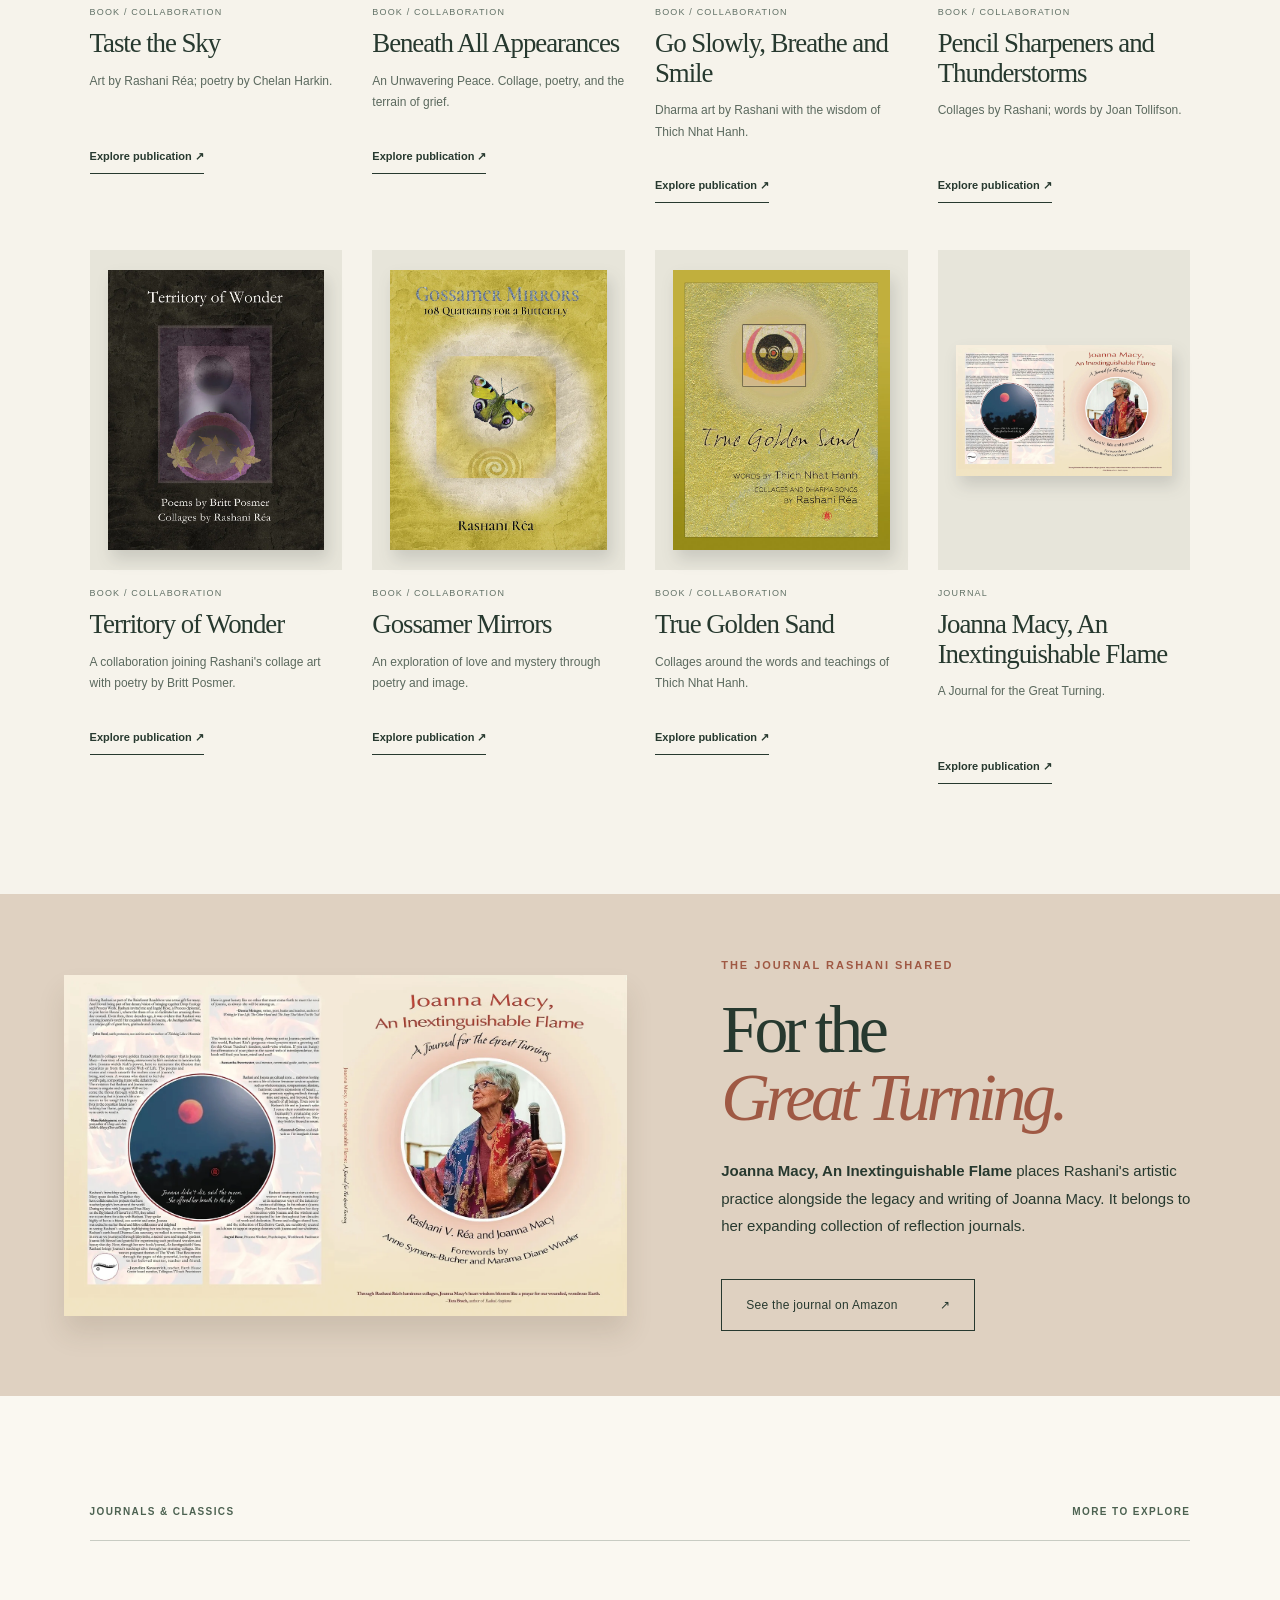
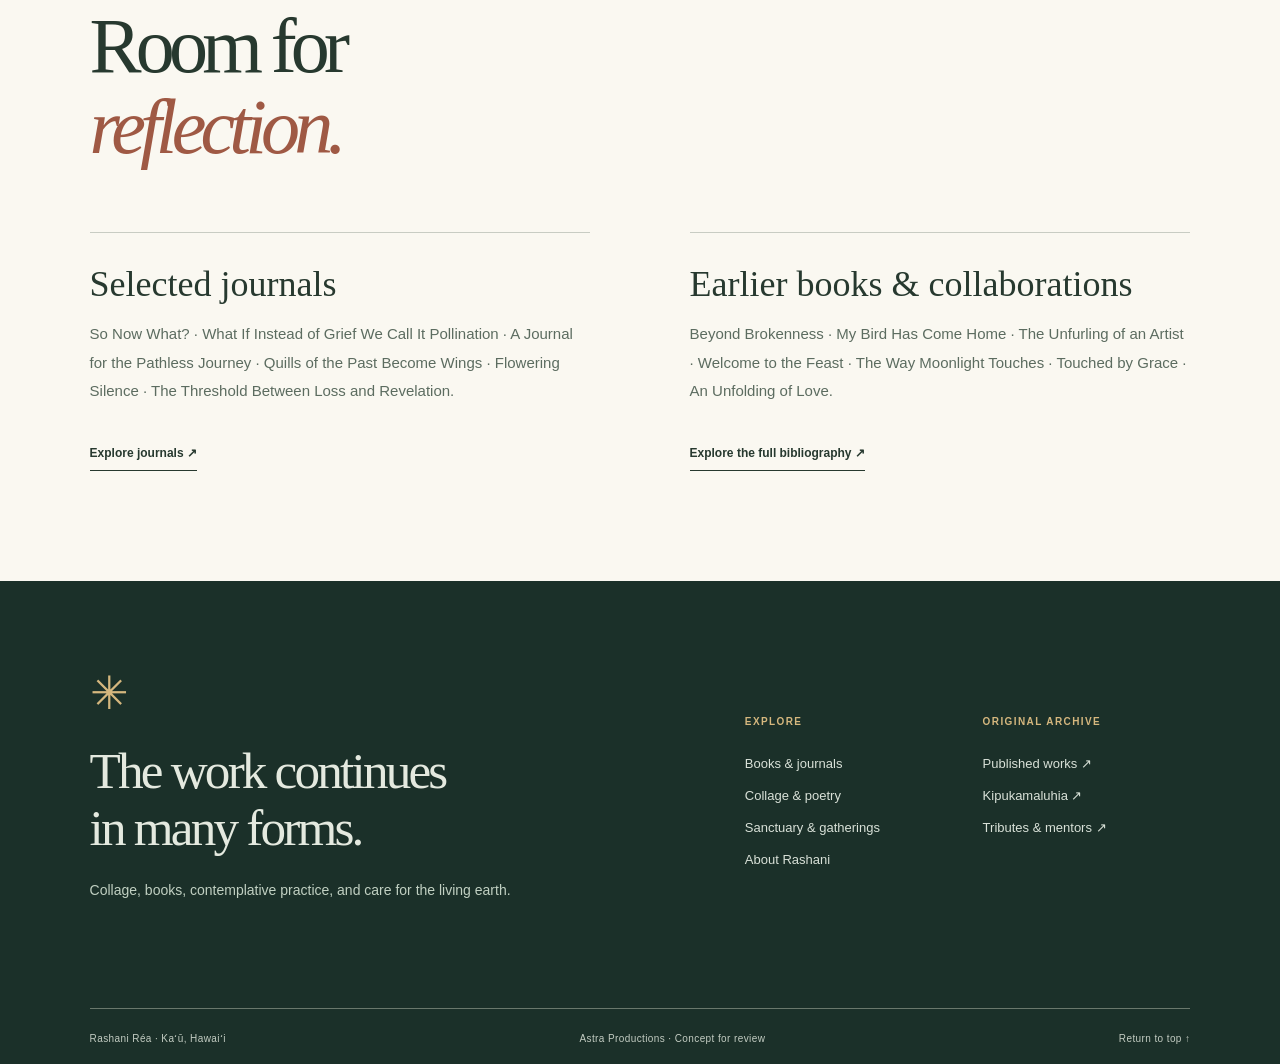
<file: books.html>
<!doctype html><html lang="en"><head><meta charset="utf-8"><meta name="viewport" content="width=device-width,initial-scale=1"><meta name="robots" content="noindex,nofollow,noarchive"><meta name="theme-color" content="#f0ede5"><title>Books & Journals | Rashani Réa</title><meta name="description" content="Discover books, artistic collaborations and contemplative journals by Rashani Réa, including Taste the Sky and her tribute to Joanna Macy."><meta property="og:type" content="website"><meta property="og:title" content="Books & Journals | Rashani Réa"><meta property="og:description" content="Discover books, artistic collaborations and contemplative journals by Rashani Réa, including Taste the Sky and her tribute to Joanna Macy."><meta property="og:image" content="https://rashani-website.pages.dev/assets/taste-the-sky-cover.jpg"><link rel="icon" href="assets/favicon.svg" type="image/svg+xml"><link rel="apple-touch-icon" href="assets/apple-touch-icon.png"><link rel="stylesheet" href="styles.css" /></head><body><a class="skip" href="#main">Skip to content</a><div class="preview">A complimentary website concept by Astra Productions</div><header class="header" id="top"><a class="brand" href="index.html" aria-label="Rashani Réa home"><span class="brand-sun" aria-hidden="true">✳</span><span>Rashani <em>Réa</em></span></a><nav class="mainnav" aria-label="Main navigation"><a href="index.html" >Home</a><a href="books.html" aria-current="page">Books</a><a href="art.html" >Art</a><a href="sanctuary.html" >Sanctuary</a><a href="about.html" >About</a></nav><details class="mobile-menu"><summary>Menu <span aria-hidden="true">☰</span></summary><nav aria-label="Mobile navigation"><a href="index.html" >Home</a><a href="books.html" aria-current="page">Books</a><a href="art.html" >Art</a><a href="sanctuary.html" >Sanctuary</a><a href="about.html" >About</a></nav></details><a class="header-action" href="https://www.rashani.com/" target="_blank" rel="noopener noreferrer">Existing website <span aria-hidden="true">↗</span></a></header><main id="main"><section class="subhero subhero-books"><div class="subhero-copy"><span class="eyebrow">THE WORK / 01</span><h1>A library of<br><em>image & word.</em></h1><p>Books, artist collaborations and journals shaped by poetry, contemplative practice, love and loss. Browse a selection of Rashani's published work, then follow through to her original bookstore for the complete archive.</p><a class="link-underline" href="#catalog">Browse the collection ↓</a></div><img src="assets/book-gossamer.jpg" alt="Cover of Gossamer Mirrors" loading="eager"></section>
<section class="section-pad catalog" id="catalog"><div class="section-label"><span>CURATED BOOKSHELF</span><span>Selected works, not an exhaustive bibliography</span></div><div class="section-heading"><div><h2>Books to<br><em>return to.</em></h2></div><p>Rashani's books span decades and many collaborators. These selections show the diversity of the collection.</p></div><div class="filterbar" aria-label="Filter publications"><button type="button" data-filter="all" aria-pressed="true">All selections</button><button type="button" data-filter="book" aria-pressed="false">Books</button><button type="button" data-filter="journal" aria-pressed="false">Journals</button></div><div class="book-grid"><article class="book-card" data-type="book"><div class="book-cover"><img loading="lazy" src="assets/taste-the-sky-cover.jpg" alt="Cover of Taste the Sky" /></div><div class="book-info"><span>BOOK / COLLABORATION</span><h3>Taste the Sky</h3><p>Art by Rashani Réa; poetry by Chelan Harkin.</p><a class="text-link" href="https://www.rashani.com/recent-books">Explore publication<span aria-hidden="true"> ↗</span></a></div></article><article class="book-card" data-type="book"><div class="book-cover"><img loading="lazy" src="assets/book-beneath.jpg" alt="Cover of Beneath All Appearances" /></div><div class="book-info"><span>BOOK / COLLABORATION</span><h3>Beneath All Appearances</h3><p>An Unwavering Peace. Collage, poetry, and the terrain of grief.</p><a class="text-link" href="https://www.rashani.com/recent-books">Explore publication<span aria-hidden="true"> ↗</span></a></div></article><article class="book-card" data-type="book"><div class="book-cover"><img loading="lazy" src="assets/book-go-slowly.jpg" alt="Cover of Go Slowly, Breathe and Smile" /></div><div class="book-info"><span>BOOK / COLLABORATION</span><h3>Go Slowly, Breathe and Smile</h3><p>Dharma art by Rashani with the wisdom of Thich Nhat Hanh.</p><a class="text-link" href="https://www.rashani.com/recent-books">Explore publication<span aria-hidden="true"> ↗</span></a></div></article><article class="book-card" data-type="book"><div class="book-cover"><img loading="lazy" src="assets/book-pencil.jpg" alt="Cover of Pencil Sharpeners and Thunderstorms" /></div><div class="book-info"><span>BOOK / COLLABORATION</span><h3>Pencil Sharpeners and Thunderstorms</h3><p>Collages by Rashani; words by Joan Tollifson.</p><a class="text-link" href="https://www.rashani.com/recent-books">Explore publication<span aria-hidden="true"> ↗</span></a></div></article><article class="book-card" data-type="book"><div class="book-cover"><img loading="lazy" src="assets/book-territory.jpg" alt="Cover of Territory of Wonder" /></div><div class="book-info"><span>BOOK / COLLABORATION</span><h3>Territory of Wonder</h3><p>A collaboration joining Rashani's collage art with poetry by Britt Posmer.</p><a class="text-link" href="https://www.rashani.com/recent-books">Explore publication<span aria-hidden="true"> ↗</span></a></div></article><article class="book-card" data-type="book"><div class="book-cover"><img loading="lazy" src="assets/book-gossamer.jpg" alt="Cover of Gossamer Mirrors" /></div><div class="book-info"><span>BOOK / COLLABORATION</span><h3>Gossamer Mirrors</h3><p>An exploration of love and mystery through poetry and image.</p><a class="text-link" href="https://www.rashani.com/recent-books">Explore publication<span aria-hidden="true"> ↗</span></a></div></article><article class="book-card" data-type="book"><div class="book-cover"><img loading="lazy" src="assets/book-truegolden.jpg" alt="Cover of True Golden Sand" /></div><div class="book-info"><span>BOOK / COLLABORATION</span><h3>True Golden Sand</h3><p>Collages around the words and teachings of Thich Nhat Hanh.</p><a class="text-link" href="https://www.rashani.com/recent-books">Explore publication<span aria-hidden="true"> ↗</span></a></div></article><article class="book-card" data-type="journal"><div class="book-cover"><img loading="lazy" src="assets/book-joanna-journal.jpg" alt="Cover of Joanna Macy, An Inextinguishable Flame" /></div><div class="book-info"><span>JOURNAL</span><h3>Joanna Macy, An Inextinguishable Flame</h3><p>A Journal for the Great Turning.</p><a class="text-link" href="https://www.rashani.com/booksandjournals/journals">Explore publication<span aria-hidden="true"> ↗</span></a></div></article></div></section>
<section class="journal-spotlight" id="joanna"><div class="journal-photo"><img src="assets/book-joanna-journal.jpg" alt="Joanna Macy, An Inextinguishable Flame full book cover artwork" loading="lazy"></div><div><p class="mini-label">THE JOURNAL RASHANI SHARED</p><h2>For the<br><em>Great Turning.</em></h2><p><strong>Joanna Macy, An Inextinguishable Flame</strong> places Rashani's artistic practice alongside the legacy and writing of Joanna Macy. It belongs to her expanding collection of reflection journals.</p><a class="btn-outline" href="https://www.amazon.com/Joanna-Macy-Inextinguishable-Flame-Journal/dp/B0G2JFNZH8">See the journal on Amazon<span aria-hidden="true"> ↗</span></a></div></section><section class="more-work section-pad" id="journals"><div class="section-label"><span>JOURNALS & CLASSICS</span><span>More to explore</span></div><h2>Room for<br><em>reflection.</em></h2><div class="work-lists"><div><h3>Selected journals</h3><p>So Now What? · What If Instead of Grief We Call It Pollination · A Journal for the Pathless Journey · Quills of the Past Become Wings · Flowering Silence · The Threshold Between Loss and Revelation.</p><a class="text-link" href="https://www.rashani.com/booksandjournals/journals">Explore journals<span aria-hidden="true"> ↗</span></a></div><div><h3>Earlier books & collaborations</h3><p>Beyond Brokenness · My Bird Has Come Home · The Unfurling of an Artist · Welcome to the Feast · The Way Moonlight Touches · Touched by Grace · An Unfolding of Love.</p><a class="text-link" href="https://www.rashani.com/booksandjournals">Explore the full bibliography<span aria-hidden="true"> ↗</span></a></div></div></section></main><footer class="footer"><div class="footer-top"><div><span class="footer-symbol" aria-hidden="true">✳</span><h2>The work continues<br>in many forms.</h2><p>Collage, books, contemplative practice, and care for the living earth.</p></div><div class="footer-links"><div><strong>Explore</strong><a href="books.html">Books & journals</a><a href="art.html">Collage & poetry</a><a href="sanctuary.html">Sanctuary & gatherings</a><a href="about.html">About Rashani</a></div><div><strong>Original archive</strong><a href="https://www.rashani.com/recent-books" target="_blank" rel="noopener noreferrer">Published works ↗</a><a href="https://www.rashani.com/kipukamaluhia" target="_blank" rel="noopener noreferrer">Kipukamaluhia ↗</a><a href="https://www.rashani.com/about/homage-to-my-family-mentors-friends" target="_blank" rel="noopener noreferrer">Tributes & mentors ↗</a></div></div></div><div class="footer-bottom"><span>Rashani Réa · Kaʻū, Hawaiʻi</span><span>Astra Productions · Concept for review</span><a href="#top">Return to top ↑</a></div></footer><script src="main.js" defer></script></body></html>
</file>
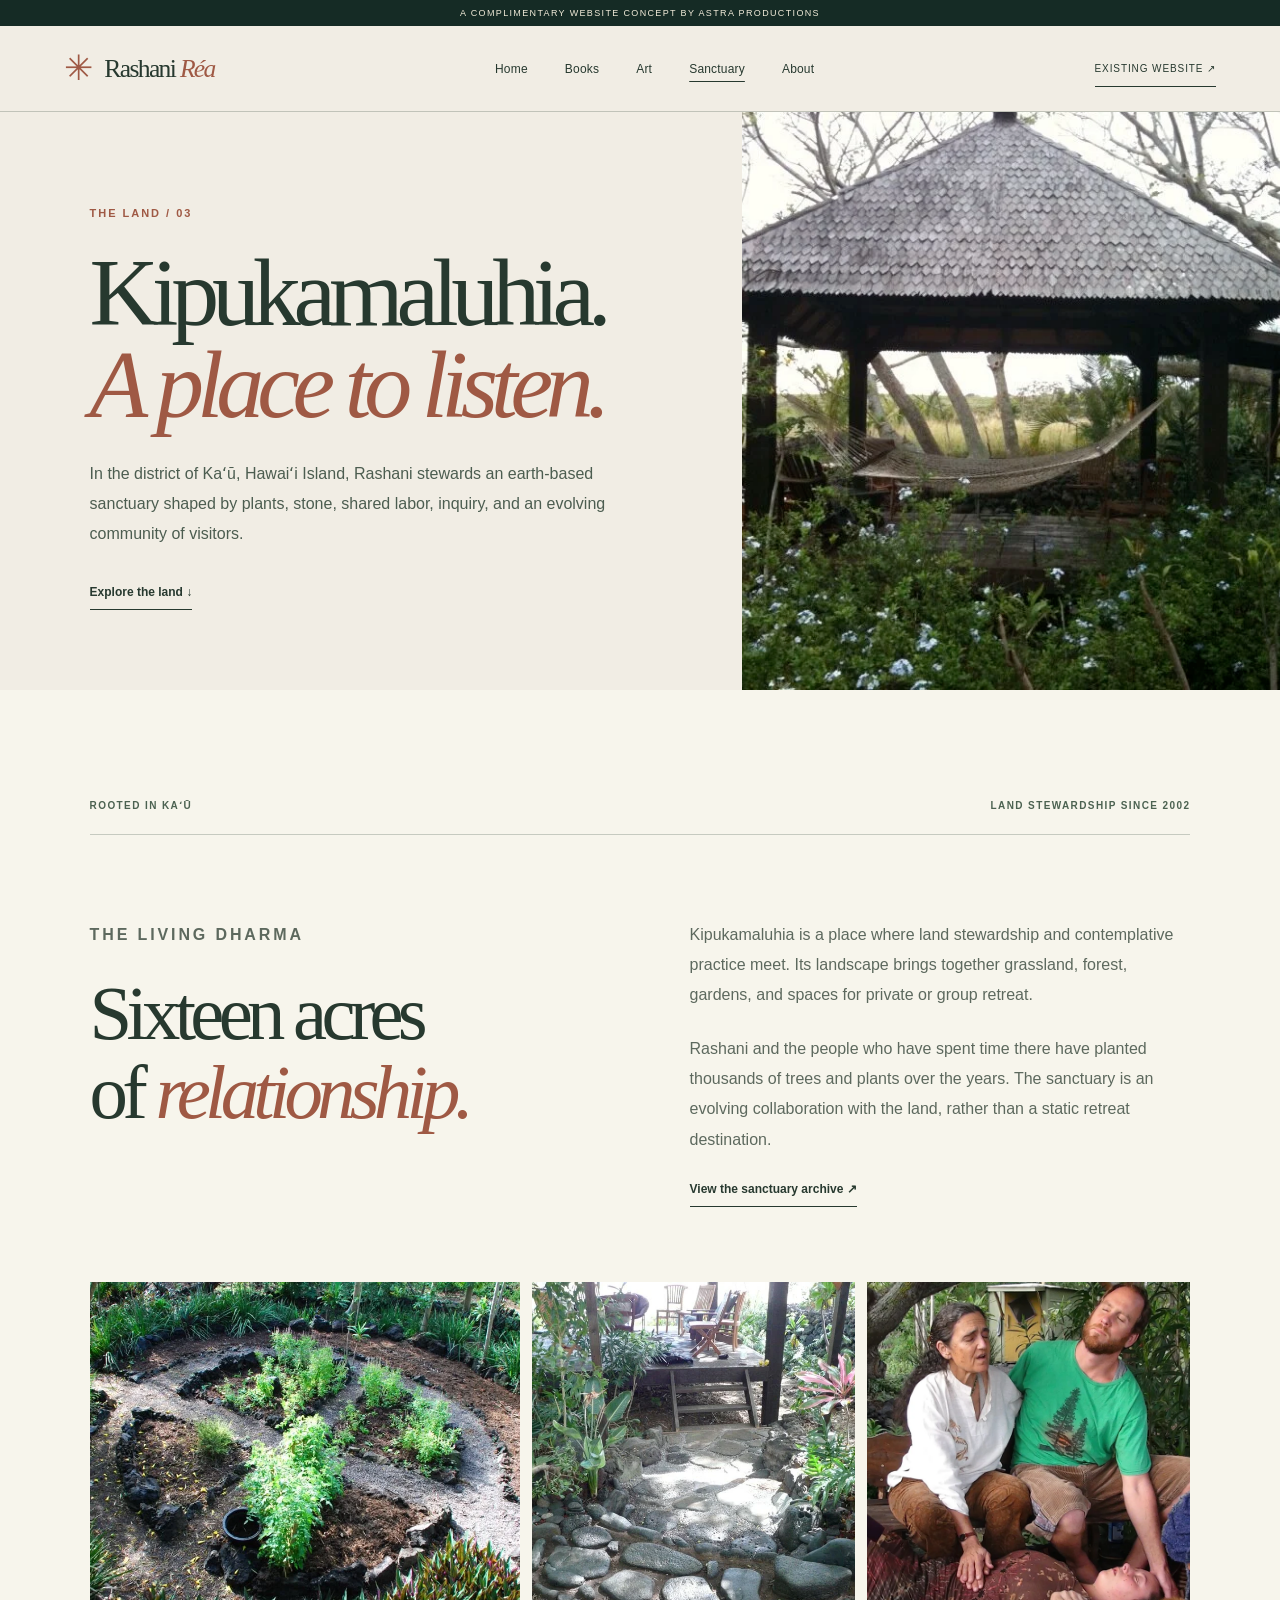
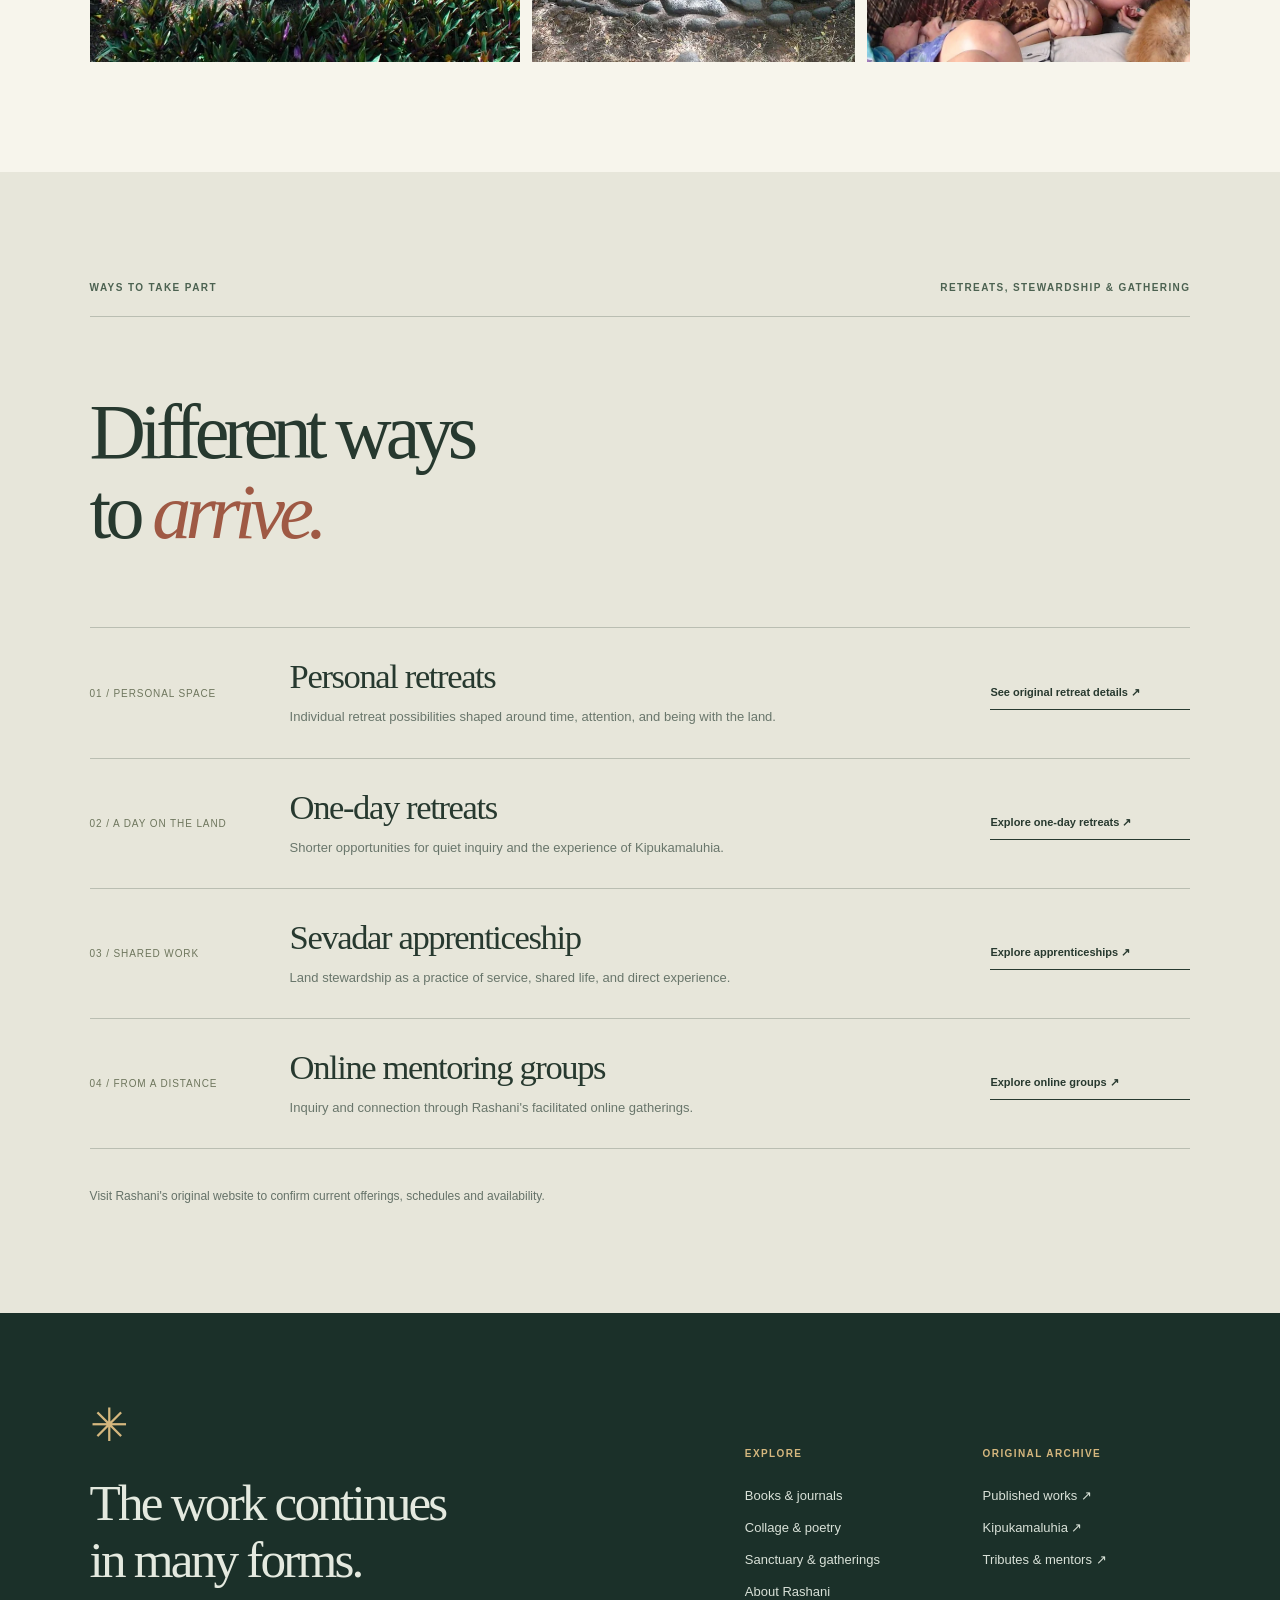
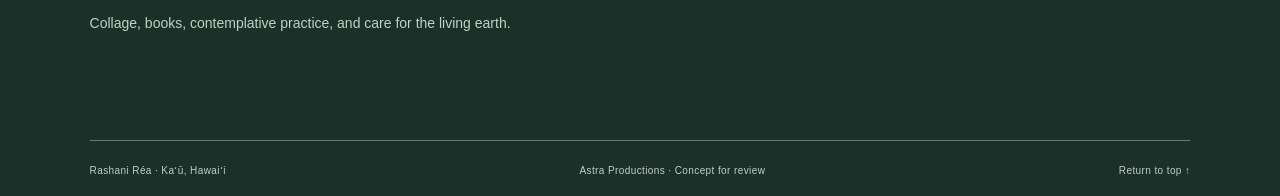
<file: sanctuary.html>
<!doctype html><html lang="en"><head><meta charset="utf-8"><meta name="viewport" content="width=device-width,initial-scale=1"><meta name="robots" content="noindex,nofollow,noarchive"><meta name="theme-color" content="#f0ede5"><title>Kipukamaluhia Sanctuary & Retreats | Rashani Réa</title><meta name="description" content="Learn about Rashani Réa's Kipukamaluhia Sanctuary, personal retreats, Sevadar apprenticeships and online mentoring."><meta property="og:type" content="website"><meta property="og:title" content="Kipukamaluhia Sanctuary & Retreats | Rashani Réa"><meta property="og:description" content="Learn about Rashani Réa's Kipukamaluhia Sanctuary, personal retreats, Sevadar apprenticeships and online mentoring."><meta property="og:image" content="https://rashani-website.pages.dev/assets/taste-the-sky-cover.jpg"><link rel="icon" href="assets/favicon.svg" type="image/svg+xml"><link rel="apple-touch-icon" href="assets/apple-touch-icon.png"><link rel="stylesheet" href="styles.css" /></head><body><a class="skip" href="#main">Skip to content</a><div class="preview">A complimentary website concept by Astra Productions</div><header class="header" id="top"><a class="brand" href="index.html" aria-label="Rashani Réa home"><span class="brand-sun" aria-hidden="true">✳</span><span>Rashani <em>Réa</em></span></a><nav class="mainnav" aria-label="Main navigation"><a href="index.html" >Home</a><a href="books.html" >Books</a><a href="art.html" >Art</a><a href="sanctuary.html" aria-current="page">Sanctuary</a><a href="about.html" >About</a></nav><details class="mobile-menu"><summary>Menu <span aria-hidden="true">☰</span></summary><nav aria-label="Mobile navigation"><a href="index.html" >Home</a><a href="books.html" >Books</a><a href="art.html" >Art</a><a href="sanctuary.html" aria-current="page">Sanctuary</a><a href="about.html" >About</a></nav></details><a class="header-action" href="https://www.rashani.com/" target="_blank" rel="noopener noreferrer">Existing website <span aria-hidden="true">↗</span></a></header><main id="main"><section class="subhero sanctuary-hero"><div class="subhero-copy"><span class="eyebrow">THE LAND / 03</span><h1>Kipukamaluhia.<br><em>A place to listen.</em></h1><p>In the district of Kaʻū, Hawaiʻi Island, Rashani stewards an earth-based sanctuary shaped by plants, stone, shared labor, inquiry, and an evolving community of visitors.</p><a class="link-underline" href="#land">Explore the land ↓</a></div><img src="assets/sanctuary-hale.jpg" alt="Hale Kai structure at Kipukamaluhia, surrounded by vegetation" loading="eager"></section><section class="section-pad land-story" id="land"><div class="section-label"><span>ROOTED IN KAʻŪ</span><span>Land stewardship since 2002</span></div><div class="land-story-grid"><div><p class="mini-label">THE LIVING DHARMA</p><h2>Sixteen acres<br>of <em>relationship.</em></h2></div><div><p>Kipukamaluhia is a place where land stewardship and contemplative practice meet. Its landscape brings together grassland, forest, gardens, and spaces for private or group retreat.</p><p>Rashani and the people who have spent time there have planted thousands of trees and plants over the years. The sanctuary is an evolving collaboration with the land, rather than a static retreat destination.</p><a class="text-link" href="https://www.rashani.com/kipukamaluhia">View the sanctuary archive<span aria-hidden="true"> ↗</span></a></div></div><div class="land-gallery"><img src="assets/sanctuary-garden.jpg" alt="Stone-bordered meditation garden on Rashani's land" loading="lazy"><img src="assets/sanctuary-land.jpg" alt="A garden path and porch at Kipukamaluhia" loading="lazy"><img src="assets/sanctuary-council.jpg" alt="People gathered for council at Kipukamaluhia Sanctuary" loading="lazy"></div></section><section class="section-pad retreat-choice" id="retreats"><div class="section-label"><span>WAYS TO TAKE PART</span><span>Retreats, stewardship & gathering</span></div><h2>Different ways<br>to <em>arrive.</em></h2><div class="retreat-list"><article id="personal"><span>01 / PERSONAL SPACE</span><div><h3>Personal retreats</h3><p>Individual retreat possibilities shaped around time, attention, and being with the land.</p></div><a class="text-link" href="https://www.rashani.com/about/retreats/personalized-retreats">See original retreat details<span aria-hidden="true"> ↗</span></a></article><article><span>02 / A DAY ON THE LAND</span><div><h3>One-day retreats</h3><p>Shorter opportunities for quiet inquiry and the experience of Kipukamaluhia.</p></div><a class="text-link" href="https://www.rashani.com/one-dayretreats">Explore one-day retreats<span aria-hidden="true"> ↗</span></a></article><article id="apprenticeship"><span>03 / SHARED WORK</span><div><h3>Sevadar apprenticeship</h3><p>Land stewardship as a practice of service, shared life, and direct experience.</p></div><a class="text-link" href="https://www.rashani.com/sevadarapprenticeship">Explore apprenticeships<span aria-hidden="true"> ↗</span></a></article><article id="online"><span>04 / FROM A DISTANCE</span><div><h3>Online mentoring groups</h3><p>Inquiry and connection through Rashani's facilitated online gatherings.</p></div><a class="text-link" href="https://www.rashani.com/online-mentoringgroups">Explore online groups<span aria-hidden="true"> ↗</span></a></article></div><p class="availability-note">Visit Rashani's original website to confirm current offerings, schedules and availability.</p></section></main><footer class="footer"><div class="footer-top"><div><span class="footer-symbol" aria-hidden="true">✳</span><h2>The work continues<br>in many forms.</h2><p>Collage, books, contemplative practice, and care for the living earth.</p></div><div class="footer-links"><div><strong>Explore</strong><a href="books.html">Books & journals</a><a href="art.html">Collage & poetry</a><a href="sanctuary.html">Sanctuary & gatherings</a><a href="about.html">About Rashani</a></div><div><strong>Original archive</strong><a href="https://www.rashani.com/recent-books" target="_blank" rel="noopener noreferrer">Published works ↗</a><a href="https://www.rashani.com/kipukamaluhia" target="_blank" rel="noopener noreferrer">Kipukamaluhia ↗</a><a href="https://www.rashani.com/about/homage-to-my-family-mentors-friends" target="_blank" rel="noopener noreferrer">Tributes & mentors ↗</a></div></div></div><div class="footer-bottom"><span>Rashani Réa · Kaʻū, Hawaiʻi</span><span>Astra Productions · Concept for review</span><a href="#top">Return to top ↑</a></div></footer><script src="main.js" defer></script></body></html>
</file>
<file: styles.css>
:root{--ink:#27392f;--moss:#253d35;--deep:#152b25;--leaf:#667d6d;--rust:#9f5944;--gold:#d5b56e;--oat:#f1ede4;--paper:#faf8f1;--line:rgba(36,57,46,.23);--serif:"Iowan Old Style","Baskerville","Palatino Linotype",Georgia,serif;--sans:"Trebuchet MS","Segoe UI",Arial,sans-serif}
*{box-sizing:border-box}html{scroll-behavior:smooth;scroll-padding-top:84px}body{margin:0;background:var(--paper);color:var(--ink);font-family:var(--sans);-webkit-font-smoothing:antialiased}a{color:inherit}a:focus-visible,summary:focus-visible,button:focus-visible{outline:3px solid var(--rust);outline-offset:4px}img{max-width:100%;display:block}h1,h2,h3,p{overflow-wrap:normal}h1,h2,h3{font-weight:normal}button{font-family:inherit}.skip{position:absolute;top:-80px;left:16px;padding:12px;background:#fff;z-index:100}.skip:focus{top:5px}.preview{text-align:center;background:var(--deep);color:#f1ebd9;padding:8px 10px;font-size:9px;letter-spacing:.15em;text-transform:uppercase}.header{height:86px;padding:0 clamp(26px,5vw,100px);display:flex;align-items:center;justify-content:space-between;gap:22px;background:var(--oat);border-bottom:1px solid var(--line);position:relative;z-index:10}.brand{text-decoration:none;font:normal clamp(23px,2vw,30px) var(--serif);letter-spacing:-.065em;white-space:nowrap;display:flex;align-items:center;gap:13px}.brand em{font-weight:normal;color:var(--rust)}.brand-sun{font:normal 35px var(--serif);color:var(--rust)}.mainnav{display:flex;align-items:center;gap:clamp(15px,2.9vw,51px)}.mainnav a,.mobile-menu a{font-size:12px;text-decoration:none;letter-spacing:.015em}.mainnav a[aria-current="page"]{text-decoration:underline;text-underline-offset:8px}.mainnav a:hover{color:var(--rust)}.header-action{font-size:10px;text-transform:uppercase;letter-spacing:.09em;text-decoration:none;border-bottom:1px solid var(--ink);padding:12px 0;white-space:nowrap}.mobile-menu{display:none}.mobile-menu summary{cursor:pointer}.section-pad{padding:110px clamp(26px,7vw,145px)}.section-label{display:flex;align-items:center;justify-content:space-between;gap:20px;font-size:10px;font-weight:700;letter-spacing:.14em;text-transform:uppercase;color:#4c6251;padding-bottom:23px;border-bottom:1px solid var(--line)}.mini-label,.eyebrow{font-size:11px;letter-spacing:.18em;text-transform:uppercase;color:var(--rust);font-weight:700}.mini-label{margin:0 0 24px}.eyebrow{display:flex;gap:12px;align-items:center}.line-short{display:block;width:36px;height:1px;background:var(--rust)}.dot{color:#a2a69d}.section-heading{display:grid;grid-template-columns:1.05fr .7fr;gap:10%;align-items:end;margin:75px 0 63px}.section-heading h2,.intro-title h2,.joanna-copy h2,.person-copy h2,.land-story h2,.retreat-choice h2,.story-grid h2,.small-essay h2,.more-work h2{font:normal clamp(58px,6.1vw,110px)/1.03 var(--serif);letter-spacing:-.075em;margin:0}.section-heading h2 em,.intro-title h2 em,.joanna-copy h2 em,.person-copy h2 em,.land-story h2 em,.retreat-choice h2 em,.story-grid h2 em,.small-essay h2 em,.more-work h2 em{font-weight:normal;color:var(--rust)}.section-heading>p{font-size:15px;line-height:1.88;color:#4b5a50;margin:0;max-width:500px}.btn-solid,.btn-outline,.light-button{display:inline-flex;align-items:center;justify-content:space-between;gap:42px;padding:18px 24px;font-size:12px;letter-spacing:.025em;text-decoration:none;transition:transform .2s,background .2s}.btn-solid{background:var(--moss);color:#fff}.btn-solid:hover,.btn-outline:hover{transform:translateY(-2px)}.btn-outline{border:1px solid var(--ink)}.link-underline,.text-link{font-size:12px;font-weight:700;text-decoration:none;border-bottom:1px solid currentColor;padding:10px 0}.link-underline:hover,.text-link:hover{color:var(--rust)}.section-end{display:flex;justify-content:center;margin-top:66px}
.hero-home{display:grid;grid-template-columns:54% 46%;background:var(--oat);min-height:720px;overflow:hidden}.hero-copy{padding:clamp(75px,8.5vw,155px) 36px 30px clamp(26px,7vw,145px);display:flex;flex-direction:column;justify-content:center;min-width:0}.hero-home h1{font:normal clamp(67px,6.65vw,119px)/1.02 var(--serif);letter-spacing:-.075em;margin:22px 0 30px;max-width:950px}.hero-home h1 em{color:var(--rust);font-weight:normal}.hero-desc{font-size:17px;line-height:1.87;max-width:590px;color:#46554a;margin:0 0 35px}.hero-links{display:flex;align-items:center;gap:32px;flex-wrap:wrap}.hero-footnote{display:flex;gap:15px;align-items:center;justify-content:space-between;border-top:1px solid var(--line);margin-top:65px;padding-top:20px;color:#4a5c4e;max-width:600px;font-size:9px;letter-spacing:.12em;text-transform:uppercase}.hero-media{background:#cbd3bf;position:relative;min-height:720px;overflow:hidden}.hero-media:before{content:'';position:absolute;width:590px;height:590px;border-radius:50%;border:1px solid rgba(31,54,42,.3);top:-200px;right:-250px}.hero-work{position:absolute;top:10%;left:10%;height:75%;width:58%;box-shadow:20px 26px 40px rgba(27,49,37,.23);transform:rotate(-2deg);background:#eee7d7;padding:12px}.hero-work img{width:100%;height:100%;object-fit:cover;object-position:center}.hero-land{position:absolute;bottom:9%;right:-1%;width:52%;height:37%;box-shadow:0 19px 28px #23382636;border:11px solid #e7e8de;transform:rotate(3deg)}.hero-land img{width:100%;height:100%;object-fit:cover}.media-note{position:absolute;z-index:2;font-size:9px;letter-spacing:.15em;font-weight:700;color:#3f5848;text-transform:uppercase}.note-top{top:5%;left:10%}.note-bottom{bottom:4%;right:4%}
.ticker{min-height:72px;display:flex;align-items:center;justify-content:center;gap:clamp(16px,2.6vw,48px);flex-wrap:wrap;padding:16px 25px;background:var(--deep);color:#e8ebda;font-size:10px;letter-spacing:.16em;font-weight:700}.ticker b{color:#c89a74;font-size:14px}
.intro-ways{background:var(--paper)}.doors-layout{display:grid;grid-template-columns:1.02fr 1fr;gap:9%;padding-top:95px}.intro-title h2{font-size:clamp(64px,6.3vw,110px)}.intro-doors>a{display:grid;grid-template-columns:35px 1fr 25px;gap:17px;align-items:start;padding:28px 0;border-bottom:1px solid var(--line);text-decoration:none}.intro-doors>a:first-child{border-top:1px solid var(--line)}.intro-doors>a:hover h3{color:var(--rust)}.intro-doors>a>span{font:italic 18px var(--serif);color:var(--rust)}.intro-doors h3{font:normal 29px var(--serif);letter-spacing:-.035em;margin:0 0 8px}.intro-doors p{font-size:13px;line-height:1.7;color:#667368;margin:0}.intro-doors b{font-weight:400;font-size:21px}
.feature-library{background:#e7e6dc}.book-display{display:grid;grid-template-columns:repeat(4,minmax(0,1fr));gap:clamp(15px,2.6vw,40px)}.feature-book{text-decoration:none;display:flex;flex-direction:column;gap:10px;min-width:0;transition:transform .2s}.feature-book:hover{transform:translateY(-5px)}.feature-book img{width:100%;height:clamp(225px,28vw,430px);object-fit:contain;object-position:bottom;filter:drop-shadow(8px 15px 12px #4d544934)}.feature-book.rise{padding-top:58px}.feature-book span{font-size:10px;letter-spacing:.12em;text-transform:uppercase;color:#526557;margin-top:13px}.feature-book strong{font:normal clamp(20px,1.8vw,31px)/1.15 var(--serif);letter-spacing:-.03em}
.sanctuary-panel{display:grid;grid-template-columns:51% 49%;min-height:665px;background:var(--moss);color:#fff}.sanctuary-photo{min-height:570px;overflow:hidden}.sanctuary-photo img{width:100%;height:100%;object-fit:cover;object-position:center}.sanctuary-teaser{padding:clamp(60px,7.4vw,120px) clamp(35px,7vw,130px);display:flex;flex-direction:column;align-items:start;justify-content:center}.small-light{font-size:10px;letter-spacing:.16em;color:#cfbea1;font-weight:700}.sanctuary-teaser h2{font:normal clamp(55px,5.3vw,92px)/1.05 var(--serif);letter-spacing:-.07em;margin:33px 0}.sanctuary-teaser h2 em{font-weight:normal;color:#d8c5a4}.sanctuary-teaser p{font-size:15px;line-height:1.85;color:#dce5db;max-width:490px;margin:0 0 38px}.light-button{border:1px solid #d7e4d9;color:#fff}.light-button:hover{background:#ffffff18}.land-detail{margin-top:60px;font-size:10px;letter-spacing:.14em;color:#c5d1c9}.land-detail span{padding:0 10px}
.joanna-section{background:#f9f5eb}.joanna-layout{display:grid;grid-template-columns:45% 55%;gap:5%;padding-top:85px;align-items:center}.joanna-copy h2{font-size:clamp(55px,5.2vw,88px);margin-bottom:30px}.joanna-copy p:not(.mini-label){font-size:15px;line-height:1.9;max-width:530px;color:#59665a}.joanna-copy .btn-outline{margin-top:24px}.joanna-spread{position:relative;transform:rotate(1deg);padding:18px;background:#e7d9c7;box-shadow:0 20px 30px #4d46351f}.joanna-spread img{width:100%;height:auto}.joanna-spread span{font-size:9px;letter-spacing:.11em;display:block;margin-top:13px;color:#65716b}
.gather-section{background:#e8e6d8}.offerings{display:grid;grid-template-columns:repeat(3,minmax(0,1fr));gap:1px;background:#b7bcb0;border:1px solid #b7bcb0}.offerings>a{display:flex;flex-direction:column;min-height:275px;background:#e8e6d8;padding:34px;text-decoration:none}.offerings>a:hover{background:#dadfcf}.offerings span{font-size:10px;letter-spacing:.13em;color:#744b3e}.offerings h3{font:normal clamp(27px,2.7vw,43px)/1.1 var(--serif);letter-spacing:-.04em;margin:30px 0 13px}.offerings p{font-size:13px;line-height:1.8;color:#58665a;margin:0}.offerings b{font-size:12px;font-weight:500;margin-top:auto;padding-top:24px}
.person-section{display:grid;grid-template-columns:37% 63%;min-height:515px;background:#ede2d5}.person-photo{overflow:hidden;background:#bdc9bb;display:grid;place-items:center}.person-photo img{width:65%;height:78%;max-width:320px;object-fit:cover;box-shadow:18px 22px 27px #2b393126}.person-copy{padding:85px clamp(35px,8vw,145px)}.person-copy h2{font-size:clamp(53px,5.1vw,87px);margin-bottom:28px}.person-copy p:not(.mini-label){font-size:15px;line-height:1.85;max-width:590px;color:#566052}.person-copy .btn-outline{margin-top:24px}
.footer{background:#1b3029;color:#e4e9df;padding:85px clamp(26px,7vw,145px) 20px}.footer-top{display:grid;grid-template-columns:1.1fr 1fr;gap:15%;align-items:start;padding-bottom:90px}.footer-symbol{font-size:46px;color:#d5b77e}.footer h2{font:normal clamp(48px,4vw,75px)/1.12 var(--serif);letter-spacing:-.055em;margin:22px 0}.footer p{font-size:14px;line-height:1.8;color:#c1d0c2}.footer-links{display:grid;grid-template-columns:1fr 1fr;gap:30px;padding-top:50px}.footer-links>div{display:flex;flex-direction:column;gap:17px}.footer-links strong{font-size:10px;letter-spacing:.14em;text-transform:uppercase;color:#d5b77e;margin-bottom:12px}.footer-links a{text-decoration:none;font-size:13px;color:#d9e1d8}.footer-links a:hover{color:#d8b883}.footer-bottom{display:flex;align-items:center;justify-content:space-between;gap:20px;flex-wrap:wrap;border-top:1px solid #6a786c;padding-top:24px;font-size:10px;letter-spacing:.04em;color:#c3ccc2}.footer-bottom a{text-decoration:none}
/* SUBPAGES */.subhero{min-height:555px;background:var(--oat);display:grid;grid-template-columns:58% 42%;overflow:hidden}.subhero-copy{padding:95px 35px 80px clamp(26px,7vw,145px);display:flex;flex-direction:column;justify-content:center;align-items:start}.subhero h1{font:normal clamp(70px,7.5vw,132px)/.96 var(--serif);letter-spacing:-.075em;margin:28px 0}.subhero h1 em{color:var(--rust)}.subhero p{font-size:16px;line-height:1.85;max-width:560px;color:#4c5d50;margin:0 0 27px}.subhero>img{width:100%;height:100%;max-height:670px;min-height:555px;object-fit:cover;object-position:center}.subhero-books>img{object-fit:contain;padding:40px 10%;background:#b9c9d1}.subhero-art>img{object-fit:contain;background:#d3c7b4;padding:50px}.sanctuary-hero>img{object-position:center}.subhero-about>img{object-fit:cover;object-position:center;background:#c0cabc;image-rendering:auto}.subhero-about{grid-template-columns:62% 38%}.subhero-about>img{width:100%;height:100%;max-height:670px;object-fit:contain;padding:75px;background:#9dafa3}
.catalog{background:#f6f3eb}.filterbar{display:flex;gap:9px;flex-wrap:wrap;margin:-8px 0 45px}.filterbar button{border:1px solid #b7bdaf;background:transparent;border-radius:50px;padding:12px 21px;color:var(--ink);cursor:pointer;font-size:12px}.filterbar button[aria-pressed="true"]{background:var(--ink);border-color:var(--ink);color:#fff}.book-grid{display:grid;grid-template-columns:repeat(4,minmax(0,1fr));gap:47px 30px}.book-card{min-width:0}.book-card[hidden]{display:none}.book-cover{height:clamp(230px,25vw,390px);display:flex;justify-content:center;align-items:end;background:#e7e5da;padding:18px}.book-cover img{width:100%;height:100%;object-fit:contain;filter:drop-shadow(4px 9px 8px #2e343128)}.book-info>span{font-size:9px;letter-spacing:.13em;color:#617166;display:block;margin-top:18px}.book-info h3{font:normal clamp(23px,2.1vw,37px)/1.1 var(--serif);letter-spacing:-.04em;margin:12px 0}.book-info p{font-size:12px;line-height:1.8;color:#5b695e;min-height:45px}.book-info a{font-size:11px;display:inline-block;margin-top:12px}.journal-spotlight{display:grid;grid-template-columns:54% 46%;align-items:center;background:#dfd1c1}.journal-photo{padding:50px 5vw}.journal-photo img{width:100%;height:auto;box-shadow:0 17px 25px #4b402a21}.journal-spotlight>div:last-child{padding:65px clamp(35px,6vw,100px) 65px 30px}.journal-spotlight h2{font:normal clamp(60px,5.3vw,100px)/1 var(--serif);letter-spacing:-.065em;margin:25px 0}.journal-spotlight h2 em{color:var(--rust)}.journal-spotlight p:not(.mini-label){line-height:1.83;font-size:15px}.journal-spotlight .btn-outline{margin-top:25px}.more-work{background:var(--paper)}.more-work h2{margin:65px 0}.work-lists{display:grid;grid-template-columns:1fr 1fr;gap:9%}.work-lists>div{border-top:1px solid var(--line);padding-top:30px}.work-lists h3{font:normal 36px var(--serif);margin:0 0 15px}.work-lists p{font-size:15px;line-height:1.9;color:#5c6c60}.work-lists a{display:inline-block;margin-top:15px}
.art-gallery{background:#f5f3eb}.art-mosaic{display:grid;grid-template-columns:1fr .8fr;gap:10%;align-items:start}.art-mosaic figure{margin:0}.art-mosaic figure img{width:100%;max-height:680px;object-fit:contain;padding:14px;background:#e8dfd1;box-shadow:0 12px 20px #444b3d15}.art-mosaic .art-secondary{margin-top:140px}.art-mosaic figcaption{display:flex;justify-content:space-between;flex-wrap:wrap;gap:12px;border-top:1px solid var(--line);margin-top:20px;padding-top:13px}.art-mosaic figcaption strong{font:normal 26px var(--serif)}.art-mosaic figcaption span{font-size:10px;color:#536257;text-transform:uppercase;letter-spacing:.07em}.art-practice{display:grid;grid-template-columns:42% 58%;background:#d9dfd1}.art-practice-photo{display:flex;align-items:center;justify-content:center;padding:65px 10%;background:#bac7b2}.art-practice-photo img{height:590px;width:100%;object-fit:contain;filter:drop-shadow(12px 15px 18px #23302b31)}.art-practice-text{padding:100px clamp(35px,8vw,145px)}.art-practice h2{font:normal clamp(60px,5.5vw,95px)/1.03 var(--serif);letter-spacing:-.075em;margin:30px 0}.art-practice h2 em{color:var(--rust)}.art-practice p:not(.mini-label){font-size:15px;line-height:1.9;max-width:570px}.art-directory{display:grid;grid-template-columns:1fr 1fr;gap:16px;margin-top:50px}.art-directory a{font-size:12px;padding:18px 0;border-top:1px solid var(--line);text-decoration:none}.art-directory a:hover{color:var(--rust)}.small-essay{max-width:1160px;margin:auto}.small-essay h2{margin:15px 0 28px}.small-essay p{font-size:17px;line-height:1.9;max-width:700px}.small-essay .btn-outline{margin-top:16px}
.land-story{background:#f7f5ec}.land-story-grid{display:grid;grid-template-columns:1fr 1fr;gap:9%;align-items:start;margin:85px 0}.land-story-grid h2{font-size:clamp(60px,6vw,100px)}.land-story-grid p{font-size:16px;line-height:1.88;color:#5d695e;margin:0 0 24px}.land-gallery{display:grid;grid-template-columns:1.2fr .9fr .9fr;gap:12px}.land-gallery img{width:100%;height:380px;object-fit:cover}.retreat-choice{background:#e7e6da}.retreat-choice h2{margin:75px 0}.retreat-list{border-top:1px solid var(--line)}.retreat-list article{display:grid;grid-template-columns:165px 1fr 200px;gap:35px;align-items:center;padding:29px 0;border-bottom:1px solid var(--line)}.retreat-list article>span{font-size:10px;letter-spacing:.09em;color:#6e765d}.retreat-list h3{font:normal clamp(25px,2.7vw,43px) var(--serif);letter-spacing:-.04em;margin:0 0 10px}.retreat-list p{margin:0;font-size:13px;line-height:1.7;color:#69766b}.retreat-list .text-link{font-size:11px}.availability-note{font-size:12px;color:#657268;margin:40px 0 0}
.story-section{background:#f7f5ec}.story-grid{display:grid;grid-template-columns:.9fr 1fr;gap:13%;padding-top:90px}.story-grid h2{margin:15px 0 30px}.story-grid>div:first-child>p:not(.mini-label){font-size:16px;line-height:1.9;max-width:530px}.timeline{border-top:1px solid var(--line)}.timeline>div{display:grid;grid-template-columns:90px 1fr;gap:20px;border-bottom:1px solid var(--line);padding:24px 0}.timeline span{font:italic 23px var(--serif);color:var(--rust)}.timeline p{font-size:14px;line-height:1.75;margin:0;color:#58675b}.about-tribute{display:grid;grid-template-columns:42% 58%;background:#e3e5d8}.tribute-image{padding:60px 10%;display:flex;justify-content:center;align-items:center;background:#c3c9b6}.tribute-image img{max-height:600px;width:auto;object-fit:contain;box-shadow:10px 15px 20px #27342736}.about-tribute>div:last-child{padding:95px clamp(35px,8vw,140px)}.about-tribute h2{font:normal clamp(57px,5.2vw,85px)/1.04 var(--serif);letter-spacing:-.075em;margin:24px 0}.about-tribute h2 em{color:var(--rust)}.about-tribute p:not(.mini-label){font-size:15px;line-height:1.85}.about-tribute a{display:inline-flex;margin:12px 16px 0 0}.about-more{background:var(--paper)}.more-nav{display:grid;grid-template-columns:1fr 1fr;gap:0 60px;margin-top:70px}.more-nav a{font:normal 31px var(--serif);padding:27px 0;border-bottom:1px solid var(--line);text-decoration:none;display:flex;justify-content:space-between;align-items:center}.more-nav a:hover{color:var(--rust)}.more-nav span{font:normal 16px var(--sans)}
@media(max-width:1180px){.header{padding:0 30px}.mainnav{gap:20px}.header-action{display:none}.hero-copy{padding-left:5vw}.hero-home h1{font-size:clamp(64px,7vw,90px)}.hero-media{min-height:650px}.section-pad{padding:90px 5vw}.sanctuary-teaser{padding:65px 6vw}.joanna-layout{gap:4%}.footer{padding:70px 5vw 20px}.subhero-copy{padding-left:5vw}}
@media(max-width:850px){.header{height:72px;padding:0 22px}.mainnav{display:none}.mobile-menu{display:block;position:relative;margin-left:auto}.mobile-menu summary{font-size:12px;list-style:none;border:1px solid var(--line);padding:11px 14px;cursor:pointer}.mobile-menu summary::-webkit-details-marker{display:none}.mobile-menu summary span{padding-left:12px}.mobile-menu nav{position:absolute;top:44px;right:0;min-width:200px;display:flex;flex-direction:column;padding:12px 20px;background:var(--oat);border:1px solid var(--line);box-shadow:0 12px 22px #3543331c}.mobile-menu nav a{padding:13px 5px;border-bottom:1px solid var(--line);white-space:nowrap}.hero-home{display:flex;flex-direction:column-reverse}.hero-media{min-height:330px;height:330px}.hero-work{left:13%;top:6%;width:44%;height:86%}.hero-land{height:57%;width:51%;right:3%;bottom:5%}.note-top{left:2%;top:9%;writing-mode:vertical-rl}.note-bottom{bottom:4%;right:5%}.hero-copy{padding:50px 28px 46px}.hero-home h1{font-size:clamp(62px,8vw,83px)}.hero-desc{max-width:690px}.hero-footnote{margin-top:50px;max-width:none}.section-pad{padding:70px 28px}.doors-layout,.section-heading,.joanna-layout,.land-story-grid,.story-grid{grid-template-columns:1fr;gap:38px}.doors-layout{padding-top:55px}.section-heading{margin:50px 0 42px}.intro-title h2,.section-heading h2,.joanna-copy h2{font-size:clamp(54px,8.2vw,83px)}.intro-doors h3{font-size:28px}.book-display,.book-grid{grid-template-columns:repeat(2,minmax(0,1fr));gap:30px}.feature-book.rise{padding-top:0}.feature-book img{height:350px}.sanctuary-panel{grid-template-columns:1fr}.sanctuary-photo{min-height:350px;height:350px}.sanctuary-teaser{padding:70px 28px}.joanna-spread{max-width:650px}.offerings{grid-template-columns:1fr}.offerings>a{min-height:unset;padding:30px}.offerings h3{margin:15px 0}.person-section{grid-template-columns:36% 64%}.person-copy{padding:55px 30px}.footer-top{grid-template-columns:1fr 1fr;gap:6%}.subhero{grid-template-columns:1fr}.subhero>img{grid-row:1;height:330px;max-height:330px;min-height:330px}.subhero-copy{padding:60px 28px}.subhero h1{font-size:clamp(67px,10vw,100px)}.subhero-about>img{height:350px;min-height:350px;padding:25px}.book-grid{gap:45px 25px}.book-cover{height:350px}.journal-spotlight,.art-practice,.about-tribute{grid-template-columns:1fr}.journal-photo{padding:40px}.journal-spotlight>div:last-child,.art-practice-text,.about-tribute>div:last-child{padding:60px 28px}.art-practice-photo,.tribute-image{min-height:380px;padding:30px}.art-practice-photo img{height:420px}.art-mosaic{gap:5%}.land-gallery img{height:240px}.retreat-list article{grid-template-columns:140px 1fr;gap:15px}.retreat-list article>a{grid-column:2;justify-self:start}.more-nav a{font-size:25px}}
@media(max-width:540px){.preview{font-size:8px;letter-spacing:.085em}.brand{font-size:24px;gap:8px}.brand-sun{font-size:26px}.hero-media{height:270px;min-height:270px}.hero-work{left:13%;width:46%;height:89%;padding:7px}.hero-land{width:54%;height:56%;border-width:6px}.note-top{font-size:8px}.note-bottom{font-size:7px}.hero-copy{padding:37px 23px 40px}.hero-home h1{font-size:clamp(53px,12vw,70px);line-height:1.04;margin:16px 0 20px}.hero-desc{font-size:15px;line-height:1.78}.hero-links{gap:16px}.hero-footnote{margin-top:35px;line-height:1.6}.hero-footnote span:last-child{display:none}.ticker{min-height:75px;gap:12px 16px;font-size:8px;letter-spacing:.06em}.ticker b{font-size:11px}.section-pad{padding:67px 23px}.section-label{font-size:8px;gap:14px;letter-spacing:.09em}.section-label span:last-child{text-align:right}.intro-title h2,.section-heading h2,.joanna-copy h2,.person-copy h2,.more-work h2{font-size:clamp(50px,12vw,69px)}.intro-doors>a{padding:21px 0;grid-template-columns:25px 1fr 20px;gap:10px}.intro-doors h3{font-size:24px}.intro-doors p{font-size:12px}.book-display{gap:20px 12px}.feature-book img{height:clamp(190px,51vw,265px)}.feature-book span{font-size:8px;line-height:1.5}.feature-book strong{font-size:21px}.sanctuary-photo{min-height:240px;height:240px}.sanctuary-teaser h2{font-size:clamp(53px,12vw,74px)}.sanctuary-teaser{padding:64px 23px}.joanna-layout{padding-top:45px}.joanna-spread{padding:9px}.joanna-spread span{font-size:8px}.offerings>a{padding:25px}.person-section{grid-template-columns:1fr}.person-photo{height:310px}.person-photo img{height:260px;width:220px}.person-copy{padding:60px 23px}.footer{padding:70px 23px 20px}.footer-top{grid-template-columns:1fr;gap:20px;padding-bottom:65px}.footer h2{font-size:53px}.footer-links{padding-top:10px;gap:20px}.footer-links a{font-size:12px}.footer-bottom{font-size:9px;align-items:start}.subhero-copy{padding:48px 23px}.subhero>img{height:270px;max-height:270px;min-height:270px}.subhero h1{font-size:clamp(54px,12vw,76px)}.subhero p{font-size:15px}.book-grid{gap:32px 15px}.book-cover{height:clamp(188px,52vw,275px);padding:10px}.book-info h3{font-size:25px}.book-info p{font-size:11px}.journal-spotlight h2,.art-practice h2,.about-tribute h2{font-size:clamp(52px,12vw,74px)}.journal-photo{padding:30px 18px}.journal-spotlight>div:last-child,.art-practice-text,.about-tribute>div:last-child{padding:55px 23px}.art-mosaic{grid-template-columns:1fr;gap:45px}.art-mosaic .art-secondary{margin-top:0;width:80%;justify-self:end}.art-practice-photo img{height:370px}.art-directory{grid-template-columns:1fr}.land-story-grid{margin:60px 0 40px}.land-story h2,.retreat-choice h2,.story-grid h2,.small-essay h2{font-size:clamp(52px,12vw,78px)}.land-gallery{grid-template-columns:1fr 1fr;gap:9px}.land-gallery img{height:185px}.land-gallery img:first-child{grid-column:span 2;height:230px}.retreat-list article{grid-template-columns:1fr;gap:10px;padding:25px 0}.retreat-list article>a{grid-column:1}.retreat-list h3{font-size:29px}.timeline>div{grid-template-columns:60px 1fr;gap:10px}.timeline span{font-size:20px}.timeline p{font-size:13px}.more-nav{grid-template-columns:1fr;gap:0;margin-top:45px}.more-nav a{font-size:24px;padding:22px 0}}
@media(max-width:350px){.brand{font-size:21px}.mobile-menu summary{padding:10px}.hero-home h1{font-size:51px}.hero-desc{font-size:14px}.hero-links{align-items:stretch;flex-direction:column}.hero-links a{width:100%;justify-content:center}.feature-book img{height:180px}.book-cover{height:190px}.intro-title h2,.section-heading h2{font-size:50px}.sanctuary-teaser h2{font-size:50px}}
@media(prefers-reduced-motion:reduce){html{scroll-behavior:auto}*,*::before,*::after{transition:none!important;animation:none!important}}

/* Final small-screen editorial fit */
.subhero-copy{min-width:0}
@media(max-width:650px){.work-lists{grid-template-columns:1fr;gap:34px}.sanctuary-hero h1{font-size:clamp(42px,9.5vw,67px);overflow-wrap:anywhere}.subhero-copy>p{min-width:0;overflow-wrap:break-word}}

@media(max-width:350px){.book-grid{grid-template-columns:minmax(0,1fr)}.book-cover{height:300px}.book-info h3{overflow-wrap:break-word}}
</file>
